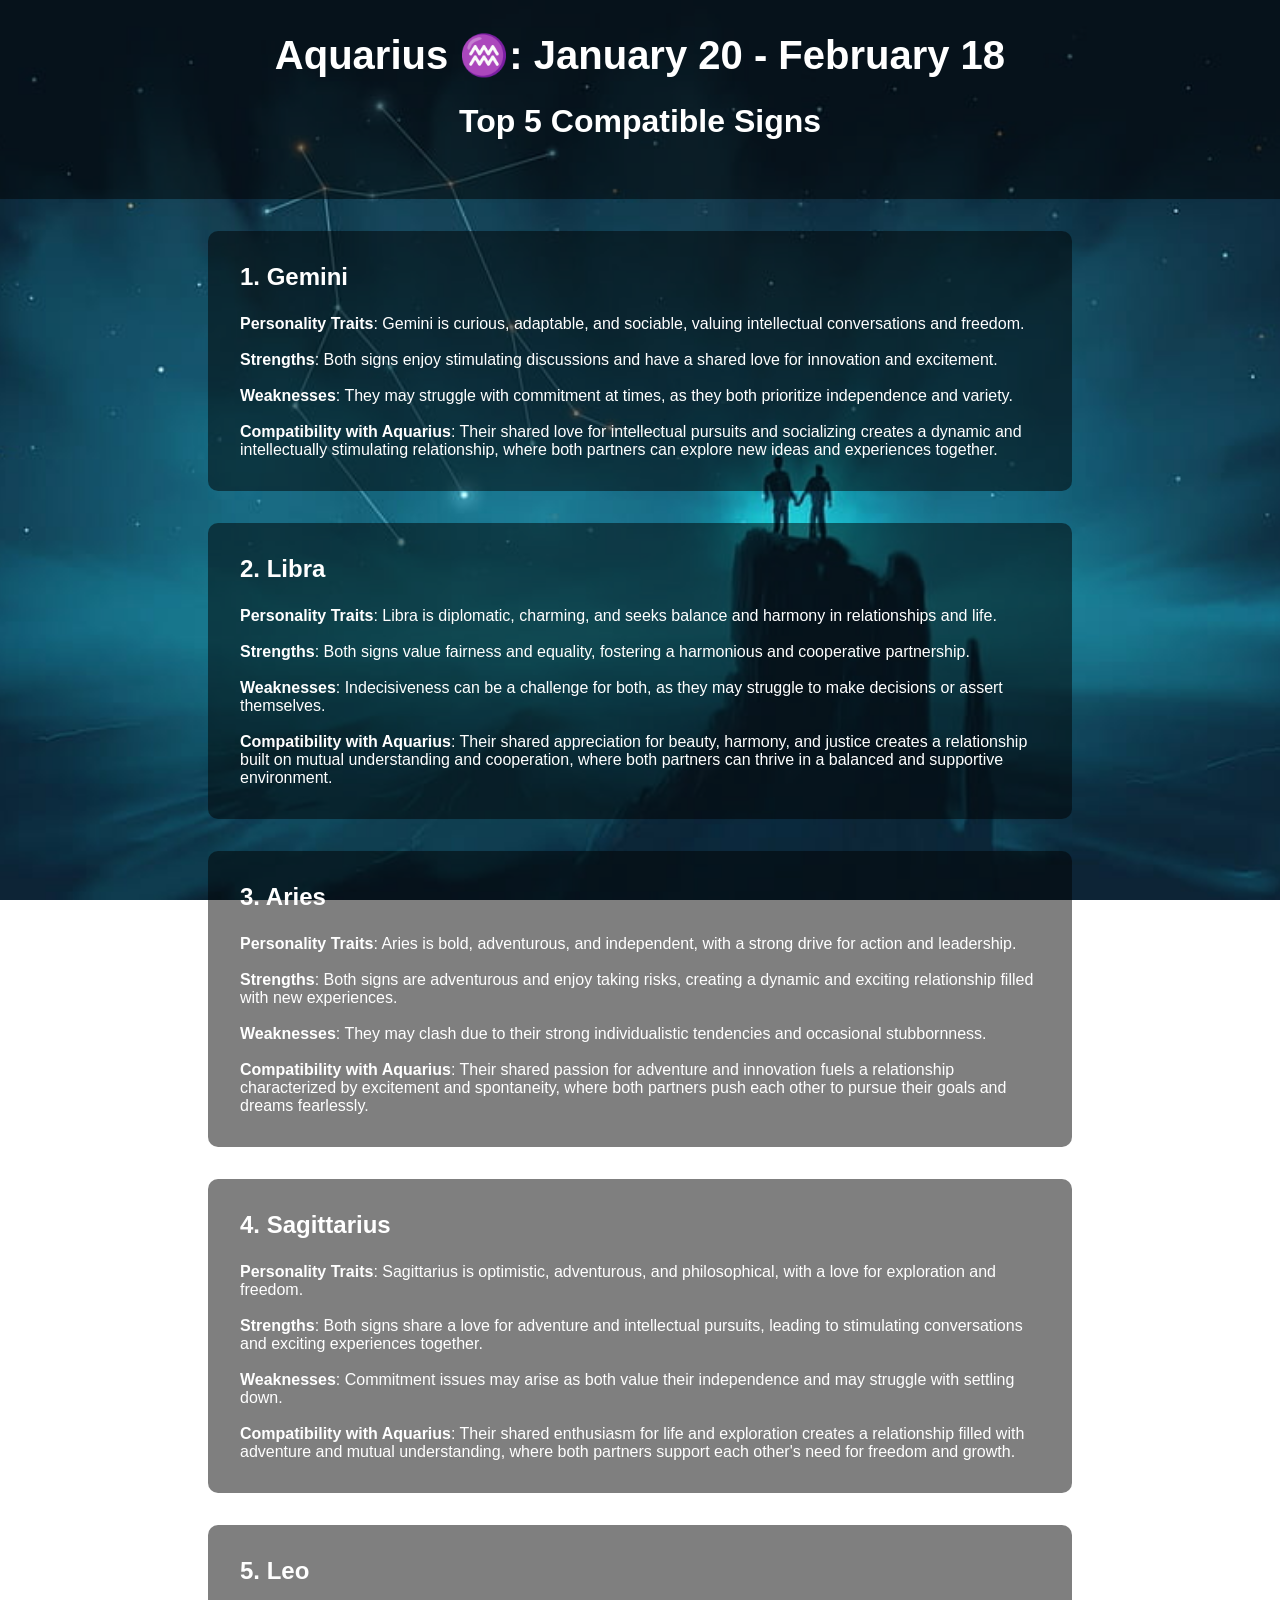
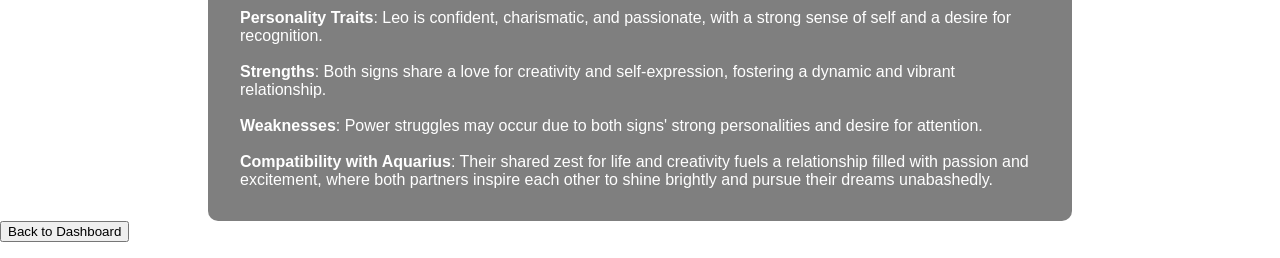
<file: aquarius.html>
<!DOCTYPE html>
  <html lang="en">

  <head>
      <meta charset="UTF-8">
      <meta http-equiv="X-UA-Compatible" content="IE=edge">
      <meta name="viewport" content="width=device-width, initial-scale=1.0">
      <title>Gemini Compatibility</title>
      <style>
          body {
              font-family: Arial, sans-serif;
              margin: 0;
              padding: 0;
              background-image: url(geminiimage.jpg);
              background-size: cover;
              background-repeat: no-repeat;
              background-position: center;
              background-attachment: fixed;
              color: white;
          }

          header {
              text-align: center;
              padding: 2rem;
              background-color: rgba(0, 0, 0, 0.5);
          }

          h1 {
              margin: 0;
              font-size: 2.5rem;
          }

          h2 {
              margin-top: 1.5rem;
              font-size: 2rem;
          }

          section {
              max-width: 800px;
              margin: 0 auto;
              padding: 2rem;
              background-color: rgba(0, 0, 0, 0.5);
              border-radius: 10px;
              margin-top: 2rem;
          }

          h3 {
              margin-top: 0;
              font-size: 1.5rem;
          }

          b {
              font-weight: bold;
          }

          p {
              margin-bottom: 0;
          }
      </style>
  </head>
<header>
  <h1>Aquarius ♒️: January 20 - February 18</h1>
  <h2>Top 5 Compatible Signs</h2>
  </header>
  <section>
    <h3>1. Gemini</h3>
  <b>Personality Traits</b>: Gemini is curious, adaptable, and sociable, valuing intellectual conversations and freedom.<br><br>
  <b>Strengths</b>: Both signs enjoy stimulating discussions and have a shared love for innovation and excitement.<br><br>
  <b>Weaknesses</b>: They may struggle with commitment at times, as they both prioritize independence and variety.<br><br>
  <b>Compatibility with Aquarius</b>: Their shared love for intellectual pursuits and socializing creates a dynamic and intellectually stimulating relationship, where both partners can explore new ideas and experiences together.
    </section>
    <section>
  <h3>2. Libra</h3>
  <b>Personality Traits</b>: Libra is diplomatic, charming, and seeks balance and harmony in relationships and life.<br><br>
  <b>Strengths</b>: Both signs value fairness and equality, fostering a harmonious and cooperative partnership.<br><br>
  <b>Weaknesses</b>: Indecisiveness can be a challenge for both, as they may struggle to make decisions or assert themselves.<br><br>
   <b>Compatibility with Aquarius</b>: Their shared appreciation for beauty, harmony, and justice creates a relationship built on mutual understanding and cooperation, where both partners can thrive in a balanced and supportive environment.
      </section>
    <section>
  <h3>3. Aries</h3>
  <b>Personality Traits</b>: Aries is bold, adventurous, and independent, with a strong drive for action and leadership.<br><br>
  <b>Strengths</b>: Both signs are adventurous and enjoy taking risks, creating a dynamic and exciting relationship filled with new experiences.<br><br>
  <b>Weaknesses</b>: They may clash due to their strong individualistic tendencies and occasional stubbornness.<br><br>
   <b>Compatibility with Aquarius</b>: Their shared passion for adventure and innovation fuels a relationship characterized by excitement and spontaneity, where both partners push each other to pursue their goals and dreams fearlessly.
      </section>
    <section>
  <h3>4. Sagittarius</h3>
  <b>Personality Traits</b>: Sagittarius is optimistic, adventurous, and philosophical, with a love for exploration and freedom.<br><br>
  <b>Strengths</b>: Both signs share a love for adventure and intellectual pursuits, leading to stimulating conversations and exciting experiences together.<br><br>
  <b>Weaknesses</b>: Commitment issues may arise as both value their independence and may struggle with settling down.<br><br>
   <b>Compatibility with Aquarius</b>: Their shared enthusiasm for life and exploration creates a relationship filled with adventure and mutual understanding, where both partners support each other's need for freedom and growth.
      </section>
    <section>
  <h3>5. Leo</h3>
  <b>Personality Traits</b>: Leo is confident, charismatic, and passionate, with a strong sense of self and a desire for recognition.<br><br>
  <b>Strengths</b>: Both signs share a love for creativity and self-expression, fostering a dynamic and vibrant relationship.<br><br>
  <b>Weaknesses</b>: Power struggles may occur due to both signs' strong personalities and desire for attention.<br><br>
   <b>Compatibility with Aquarius</b>: Their shared zest for life and creativity fuels a relationship filled with passion and excitement, where both partners inspire each other to shine brightly and pursue their dreams unabashedly.
      </section>
    <a href="Dashboard.html">
    <button>Back to Dashboard</button>
    </a>
</p>
</file>
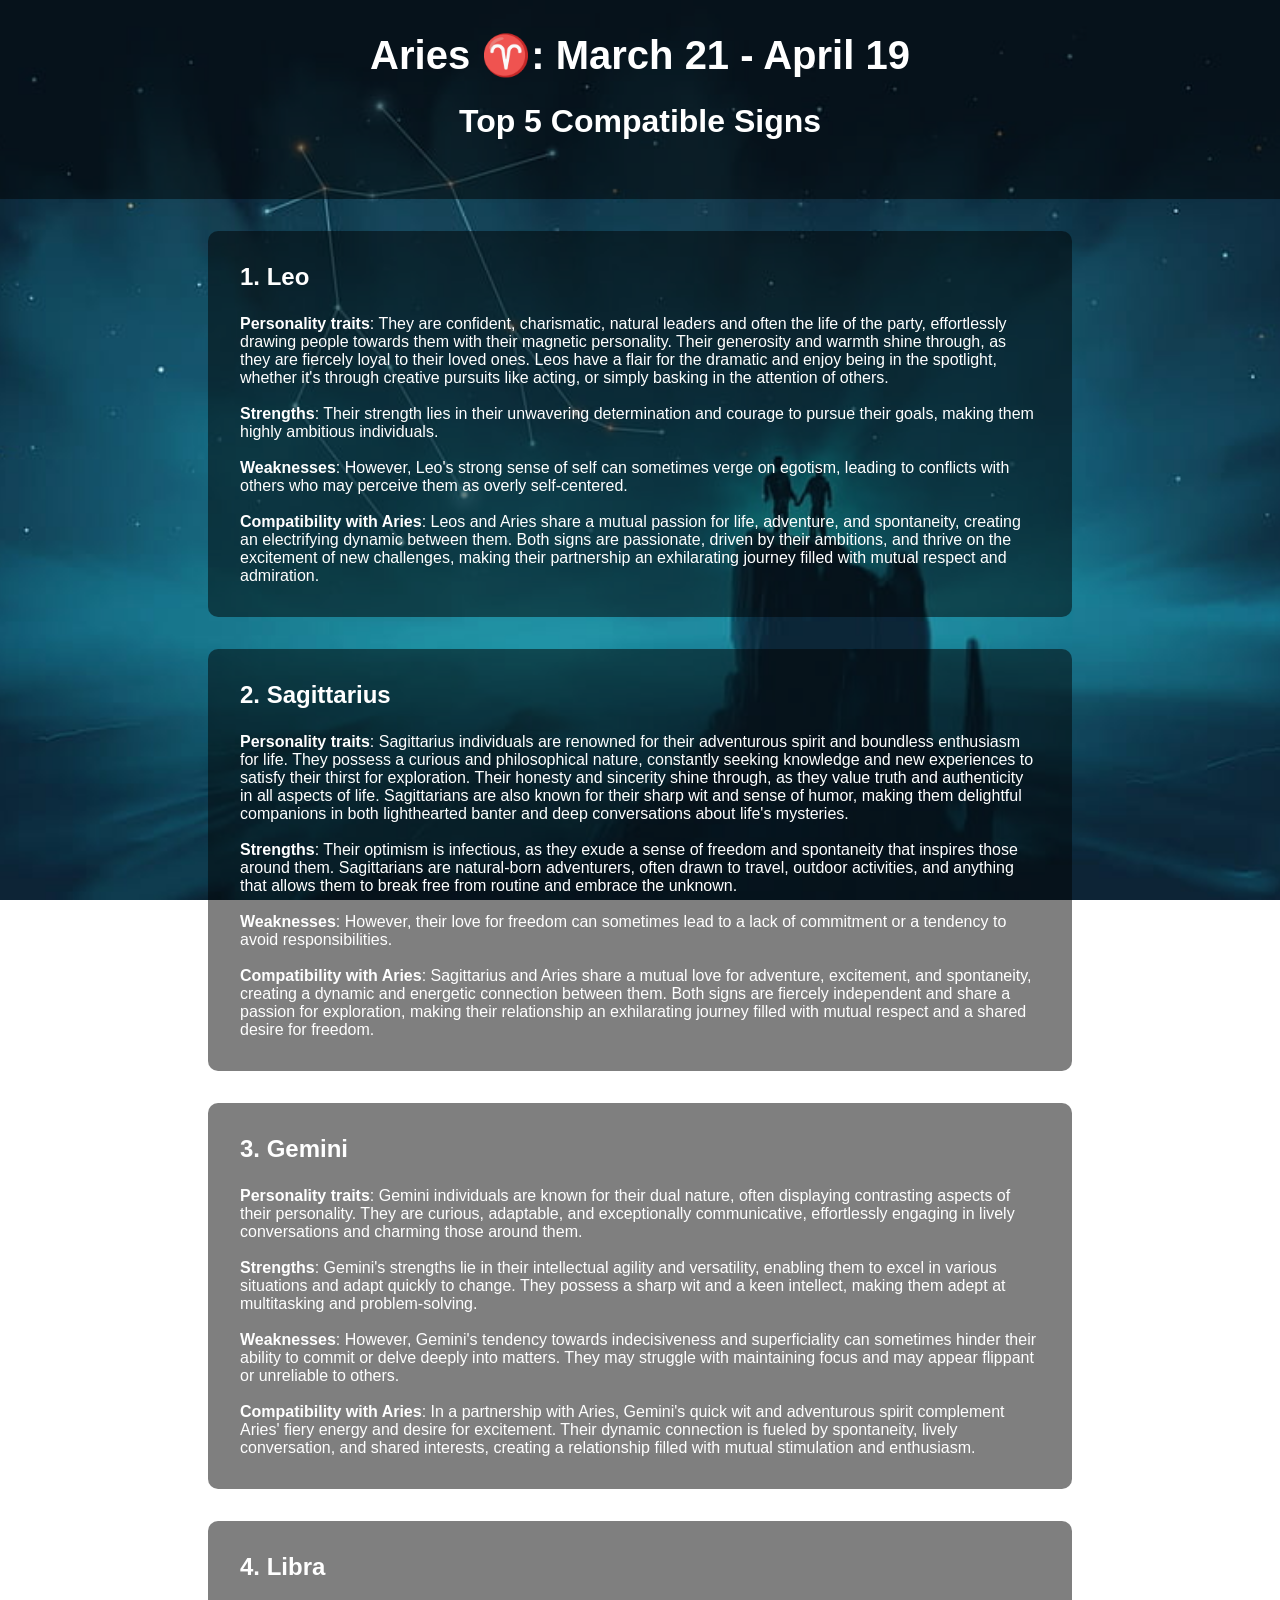
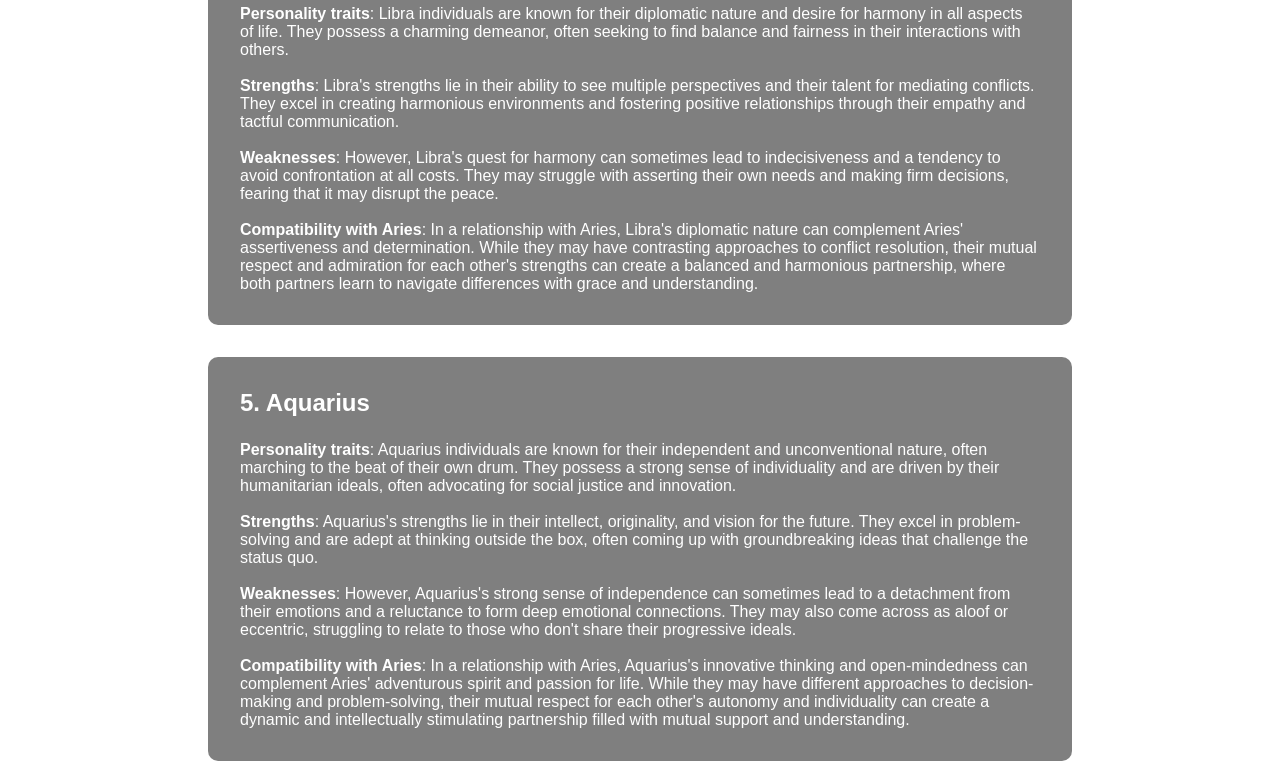
<file: aries.html>
<!DOCTYPE html>
  <html lang="en">

  <head>
      <meta charset="UTF-8">
      <meta http-equiv="X-UA-Compatible" content="IE=edge">
      <meta name="viewport" content="width=device-width, initial-scale=1.0">
      <title>Gemini Compatibility</title>
      <style>
          body {
              font-family: Arial, sans-serif;
              margin: 0;
              padding: 0;
              background-image: url(geminiimage.jpg);
              background-size: cover;
              background-repeat: no-repeat;
              background-position: center;
              background-attachment: fixed;
              color: white;
          }

          header {
              text-align: center;
              padding: 2rem;
              background-color: rgba(0, 0, 0, 0.5);
          }

          h1 {
              margin: 0;
              font-size: 2.5rem;
          }

          h2 {
              margin-top: 1.5rem;
              font-size: 2rem;
          }

          section {
              max-width: 800px;
              margin: 0 auto;
              padding: 2rem;
              background-color: rgba(0, 0, 0, 0.5);
              border-radius: 10px;
              margin-top: 2rem;
          }

          h3 {
              margin-top: 0;
              font-size: 1.5rem;
          }

          b {
              font-weight: bold;
          }

          p {
              margin-bottom: 0;
          }
      </style>
  </head>
<header>
  <h1>Aries ♈️: March 21 - April 19</h1>
  <h2>Top 5 Compatible Signs</h2>
  </header>
  <p>
  <section>
    <h3>1. Leo</h3> 
    <b>Personality traits</b>: They are confident, charismatic, natural leaders and often the life of the party, effortlessly drawing people towards them with their magnetic personality. Their generosity and warmth shine through, as they are fiercely loyal to their loved ones. Leos have a flair for the dramatic and enjoy being in the spotlight, whether it's through creative pursuits like acting, or simply basking in the attention of others.<br><br>
    <b>Strengths</b>: Their strength lies in their unwavering determination and courage to pursue their goals, making them highly ambitious individuals. <br><br>
    <b>Weaknesses</b>: However, Leo's strong sense of self can sometimes verge on egotism, leading to conflicts with others who may perceive them as overly self-centered.<br><br>
    <b>Compatibility with Aries</b>: Leos and Aries share a mutual passion for life, adventure, and spontaneity, creating an electrifying dynamic between them. Both signs are passionate, driven by their ambitions, and thrive on the excitement of new challenges, making their partnership an exhilarating journey filled with mutual respect and admiration.
    </section>
    <section>
    <h3>2. Sagittarius</h3>
    <b>Personality traits</b>: Sagittarius individuals are renowned for their adventurous spirit and boundless enthusiasm for life. They possess a curious and philosophical nature, constantly seeking knowledge and new experiences to satisfy their thirst for exploration. Their honesty and sincerity shine through, as they value truth and authenticity in all aspects of life. Sagittarians are also known for their sharp wit and sense of humor, making them delightful companions in both lighthearted banter and deep conversations about life's mysteries.<br><br>
    <b>Strengths</b>: Their optimism is infectious, as they exude a sense of freedom and spontaneity that inspires those around them. Sagittarians are natural-born adventurers, often drawn to travel, outdoor activities, and anything that allows them to break free from routine and embrace the unknown. <br><br>
    <b>Weaknesses</b>:  However, their love for freedom can sometimes lead to a lack of commitment or a tendency to avoid responsibilities. <br><br>
    <b>Compatibility with Aries</b>: Sagittarius and Aries share a mutual love for adventure, excitement, and spontaneity, creating a dynamic and energetic connection between them. Both signs are fiercely independent and share a passion for exploration, making their relationship an exhilarating journey filled with mutual respect and a shared desire for freedom.
      </section>
    <section>
    <h3>3. Gemini</h3> 
    <b>Personality traits</b>: Gemini individuals are known for their dual nature, often displaying contrasting aspects of their personality. They are curious, adaptable, and exceptionally communicative, effortlessly engaging in lively conversations and charming those around them.<br><br>
    <b>Strengths</b>: Gemini's strengths lie in their intellectual agility and versatility, enabling them to excel in various situations and adapt quickly to change. They possess a sharp wit and a keen intellect, making them adept at multitasking and problem-solving.<br><br>
    <b>Weaknesses</b>: However, Gemini's tendency towards indecisiveness and superficiality can sometimes hinder their ability to commit or delve deeply into matters. They may struggle with maintaining focus and may appear flippant or unreliable to others.<br><br>
    <b>Compatibility with Aries</b>: In a partnership with Aries, Gemini's quick wit and adventurous spirit complement Aries' fiery energy and desire for excitement. Their dynamic connection is fueled by spontaneity, lively conversation, and shared interests, creating a relationship filled with mutual stimulation and enthusiasm.
      </section>
    <section>
    <h3>4. Libra</h3> 
    <b>Personality traits</b>: Libra individuals are known for their diplomatic nature and desire for harmony in all aspects of life. They possess a charming demeanor, often seeking to find balance and fairness in their interactions with others.<br><br>
    <b>Strengths</b>: Libra's strengths lie in their ability to see multiple perspectives and their talent for mediating conflicts. They excel in creating harmonious environments and fostering positive relationships through their empathy and tactful communication.<br><br>
    <b>Weaknesses</b>: However, Libra's quest for harmony can sometimes lead to indecisiveness and a tendency to avoid confrontation at all costs. They may struggle with asserting their own needs and making firm decisions, fearing that it may disrupt the peace.<br><br>
    <b>Compatibility with Aries</b>: In a relationship with Aries, Libra's diplomatic nature can complement Aries' assertiveness and determination. While they may have contrasting approaches to conflict resolution, their mutual respect and admiration for each other's strengths can create a balanced and harmonious partnership, where both partners learn to navigate differences with grace and understanding.
      </section>
    <section>
    <h3>5. Aquarius</h3> 
    <b>Personality traits</b>: Aquarius individuals are known for their independent and unconventional nature, often marching to the beat of their own drum. They possess a strong sense of individuality and are driven by their humanitarian ideals, often advocating for social justice and innovation.<br><br>
    <b>Strengths</b>: Aquarius's strengths lie in their intellect, originality, and vision for the future. They excel in problem-solving and are adept at thinking outside the box, often coming up with groundbreaking ideas that challenge the status quo.<br><br>
    <b>Weaknesses</b>: However, Aquarius's strong sense of independence can sometimes lead to a detachment from their emotions and a reluctance to form deep emotional connections. They may also come across as aloof or eccentric, struggling to relate to those who don't share their progressive ideals.<br><br>
    <b>Compatibility with Aries</b>: In a relationship with Aries, Aquarius's innovative thinking and open-mindedness can complement Aries' adventurous spirit and passion for life. While they may have different approaches to decision-making and problem-solving, their mutual respect for each other's autonomy and individuality can create a dynamic and intellectually stimulating partnership filled with mutual support and understanding.
      </section>
</p>
</body>

</html>
</file>
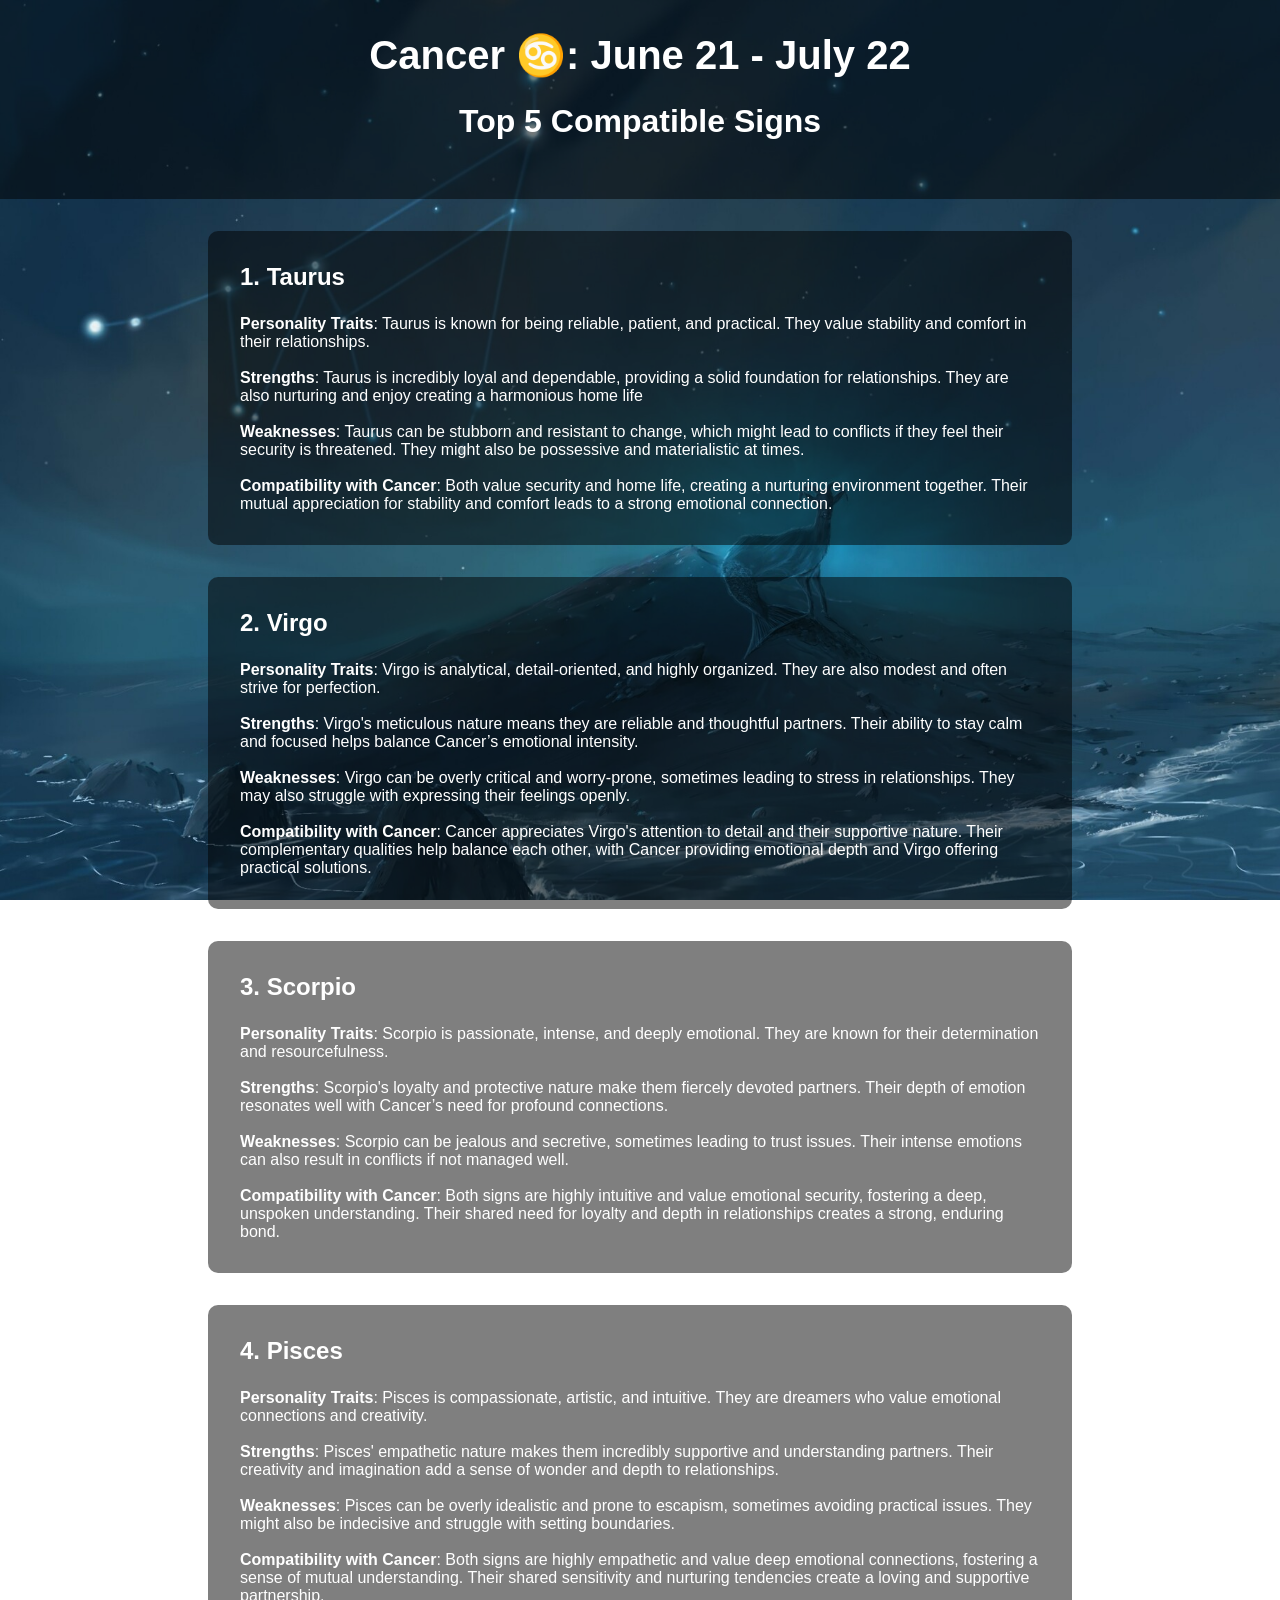
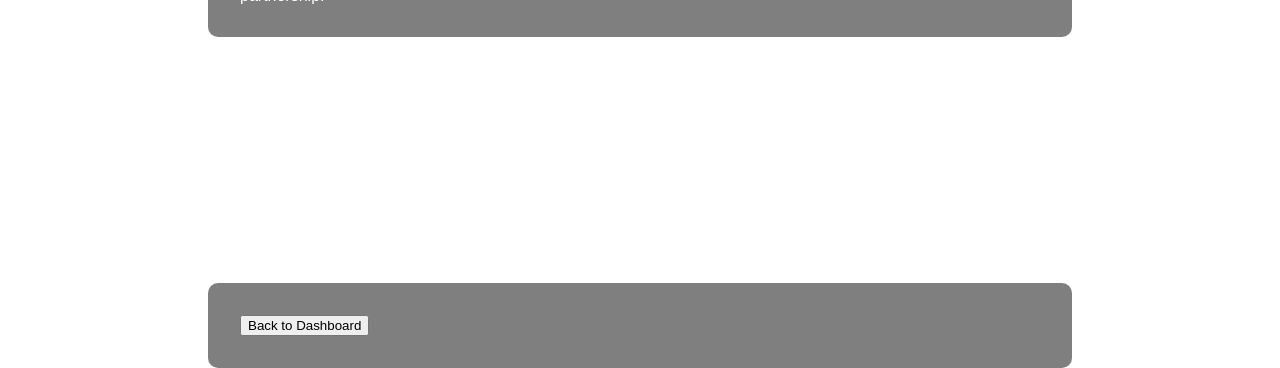
<file: cancer.html>
<!DOCTYPE html>
  <html lang="en">

  <head>
      <meta charset="UTF-8">
      <meta http-equiv="X-UA-Compatible" content="IE=edge">
      <meta name="viewport" content="width=device-width, initial-scale=1.0">
      <title>Capricorn Compatibility</title>
      <style>
          body {
              font-family: Arial, sans-serif;
              margin: 0;
              padding: 0;
              background-image: url(capricorn.jpg);
              background-size: cover;
              background-repeat: no-repeat;
              background-position: center;
              background-attachment: fixed;
              color: white;
          }

          header {
              text-align: center;
              padding: 2rem;
              background-color: rgba(0, 0, 0, 0.5);
          }

          h1 {
              margin: 0;
              font-size: 2.5rem;
          }

          h2 {
              margin-top: 1.5rem;
              font-size: 2rem;
          }

          section {
              max-width: 800px;
              margin: 0 auto;
              padding: 2rem;
              background-color: rgba(0, 0, 0, 0.5);
              border-radius: 10px;
              margin-top: 2rem;
          }

          h3 {
              margin-top: 0;
              font-size: 1.5rem;
          }

          b {
              font-weight: bold;
          }

          p {
              margin-bottom: 0;
          }
      </style>
  </head>

<body>
  <header>
    <h1>Cancer ♋️: June 21 - July 22</h1>
    <h2>Top 5 Compatible Signs</h2>
  </header>
  <section>
    <h3>1. Taurus</h3>
    <b>Personality Traits</b>: Taurus is known for being reliable, patient, and practical. They value stability and comfort in their relationships.<br><br>
    <b>Strengths</b>: Taurus is incredibly loyal and dependable, providing a solid foundation for relationships. They are also nurturing and enjoy creating a harmonious home life<br><br>
    <b>Weaknesses</b>: Taurus can be stubborn and resistant to change, which might lead to conflicts if they feel their security is threatened. They might also be possessive and materialistic at times.<br><br>
    <b>Compatibility with Cancer</b>: Both value security and home life, creating a nurturing environment together. Their mutual appreciation for stability and comfort leads to a strong emotional connection.
  </section>

  <section>
    <h3>2. Virgo</h3>
    <b>Personality Traits</b>: Virgo is analytical, detail-oriented, and highly organized. They are also modest and often strive for perfection.<br><br>
    <b>Strengths</b>: Virgo's meticulous nature means they are reliable and thoughtful partners. Their ability to stay calm and focused helps balance Cancer’s emotional intensity.<br><br>
    <b>Weaknesses</b>: Virgo can be overly critical and worry-prone, sometimes leading to stress in relationships. They may also struggle with expressing their feelings openly.<br><br>
    <b>Compatibility with Cancer</b>: Cancer appreciates Virgo's attention to detail and their supportive nature. Their complementary qualities help balance each other, with Cancer providing emotional depth and Virgo offering practical solutions.
  </section>

  <section>
    <h3>3. Scorpio</h3>
    <b>Personality Traits</b>: Scorpio is passionate, intense, and deeply emotional. They are known for their determination and resourcefulness.<br><br>
    <b>Strengths</b>: Scorpio's loyalty and protective nature make them fiercely devoted partners. Their depth of emotion resonates well with Cancer’s need for profound connections.<br><br>
    <b>Weaknesses</b>: Scorpio can be jealous and secretive, sometimes leading to trust issues. Their intense emotions can also result in conflicts if not managed well.<br><br>
    <b>Compatibility with Cancer</b>: Both signs are highly intuitive and value emotional security, fostering a deep, unspoken understanding. Their shared need for loyalty and depth in relationships creates a strong, enduring bond.
  </section>

  <section>
  <h3>4. Pisces</h3>
  <b>Personality Traits</b>: Pisces is compassionate, artistic, and intuitive. They are dreamers who value emotional connections and creativity.<br><br>
  <b>Strengths</b>: Pisces' empathetic nature makes them incredibly supportive and understanding partners. Their creativity and imagination add a sense of wonder and depth to relationships.<br><br>
  <b>Weaknesses</b>: Pisces can be overly idealistic and prone to escapism, sometimes avoiding practical issues. They might also be indecisive and struggle with setting boundaries.<br><br>
  <b>Compatibility with Cancer</b>: Both signs are highly empathetic and value deep emotional connections, fostering a sense of mutual understanding. Their shared sensitivity and nurturing tendencies create a loving and supportive partnership.
  </section>
    <h3>5. Capricorn</h3>
    <b>Personality Traits</b>: Capricorn is disciplined, ambitious, and practical. They are known for their strong work ethic and sense of responsibility.<br><br>
    <b>Strengths</b>: Capricorn's determination and reliability make them dependable partners. Their practical approach to life complements Cancer’s emotional depth and need for security.<br><br>
    <b>Weaknesses</b>: Capricorn can be overly serious and focused on work, sometimes neglecting emotional needs. They might also be resistant to change and struggle with expressing their feelings.<br><br>
    <b>Compatibility with Cancer</b>: Cancer provides emotional warmth and nurturing, balancing Capricorn’s practical and disciplined nature. Together, they create a stable and secure relationship, combining emotional support with practical stability.
  <section>
    <a href="Dashboard.html">
    <button>Back to Dashboard</button>
    </a>
</body>
</file>
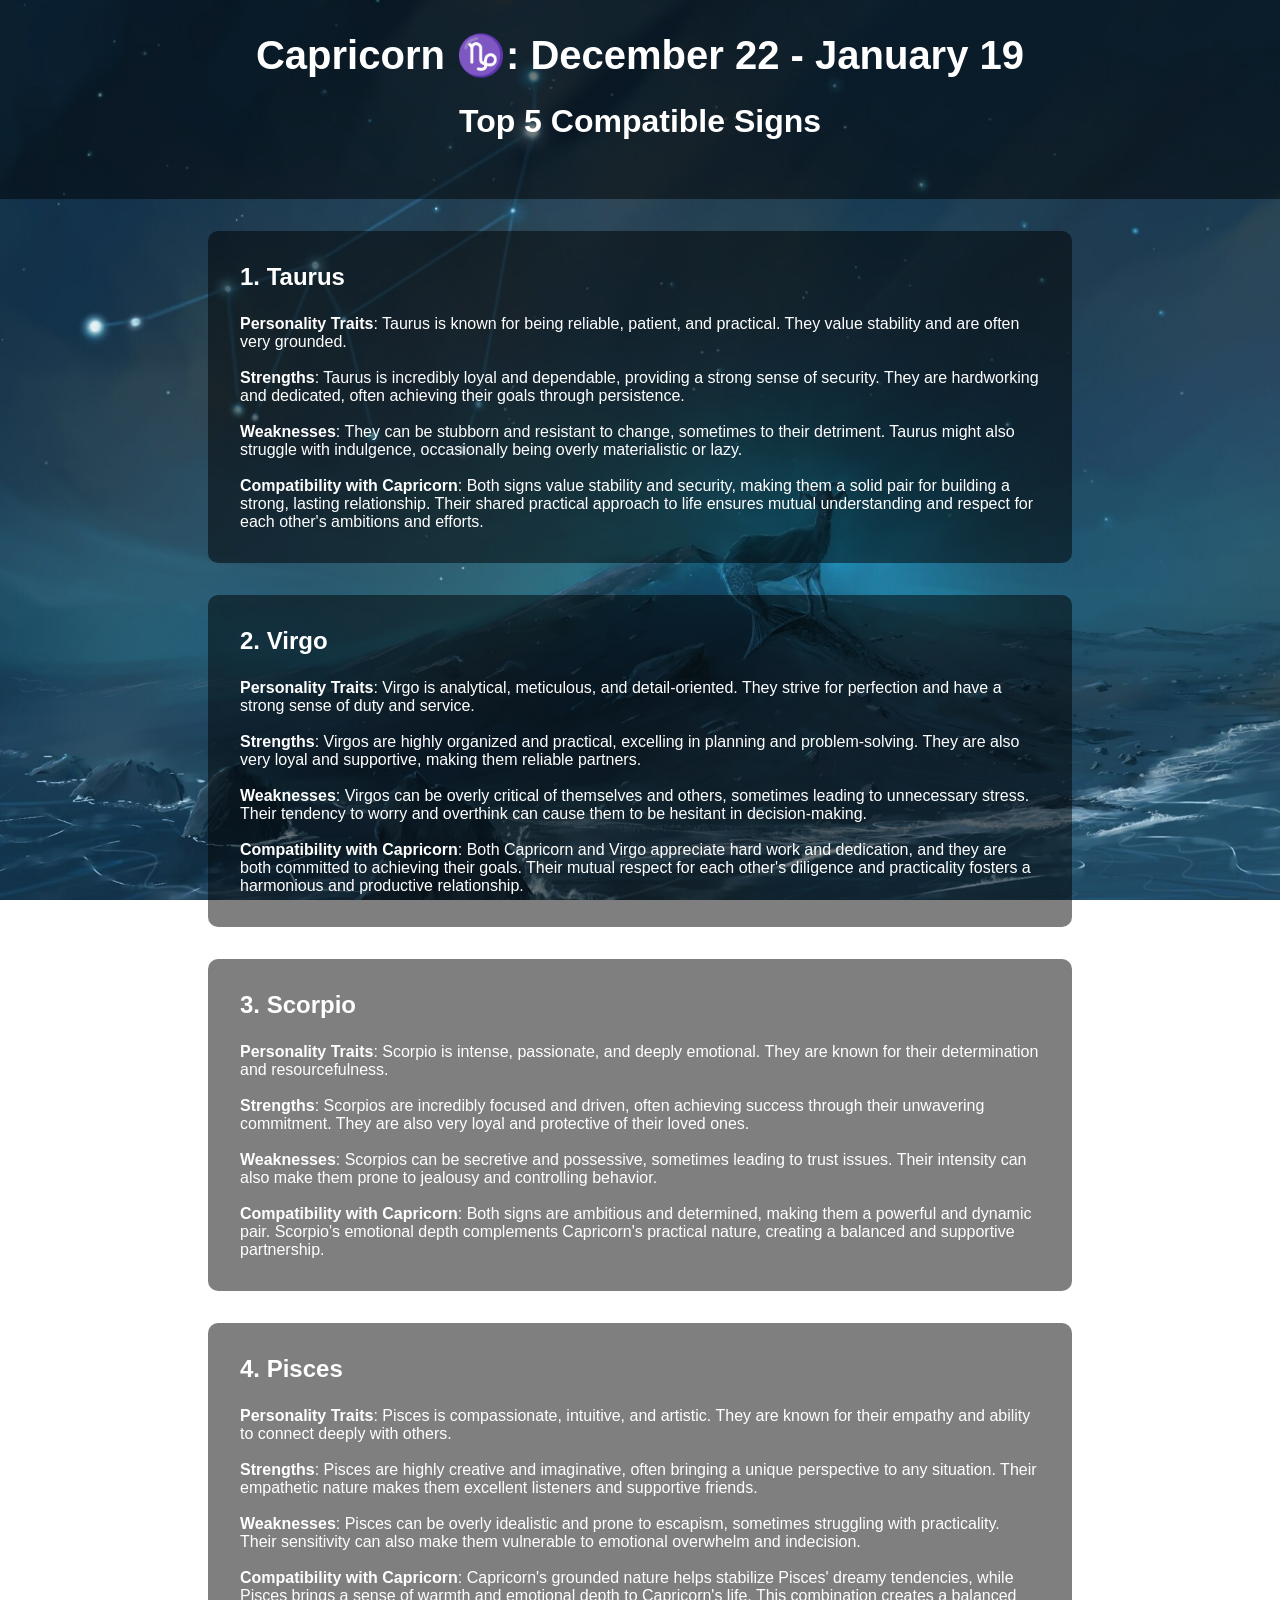
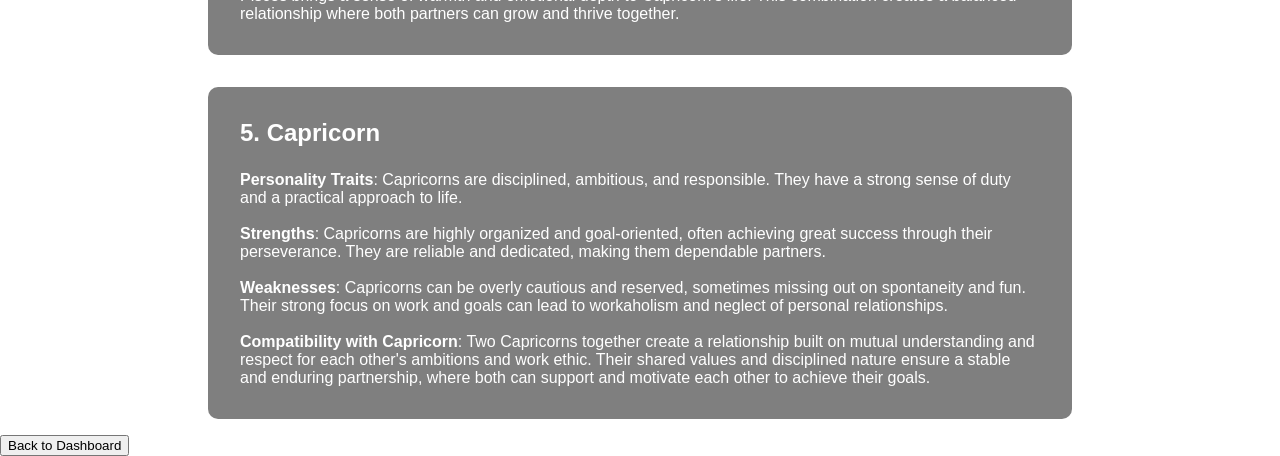
<file: capricorn.html>
<!DOCTYPE html>
<html lang="en">

<head>
    <meta charset="UTF-8">
    <meta http-equiv="X-UA-Compatible" content="IE=edge">
    <meta name="viewport" content="width=device-width, initial-scale=1.0">
    <title>Capricorn Compatibility</title>
    <style>
        body {
            font-family: Arial, sans-serif;
            margin: 0;
            padding: 0;
            background-image: url(capricorn.jpg);
            background-size: cover;
            background-repeat: no-repeat;
            background-position: center;
            background-attachment: fixed;
            color: white;
        }

        header {
            text-align: center;
            padding: 2rem;
            background-color: rgba(0, 0, 0, 0.5);
        }

        h1 {
            margin: 0;
            font-size: 2.5rem;
        }

        h2 {
            margin-top: 1.5rem;
            font-size: 2rem;
        }

        section {
            max-width: 800px;
            margin: 0 auto;
            padding: 2rem;
            background-color: rgba(0, 0, 0, 0.5);
            border-radius: 10px;
            margin-top: 2rem;
        }

        h3 {
            margin-top: 0;
            font-size: 1.5rem;
        }

        b {
            font-weight: bold;
        }

        p {
            margin-bottom: 0;
        }
    </style>
</head>

<body>
  <header>
    <h1>Capricorn ♑️: December 22 - January 19</h1>
    <h2>Top 5 Compatible Signs</h2>
  </header>
  <section>
    <h3>1. Taurus</h3>
    <b>Personality Traits</b>: Taurus is known for being reliable, patient, and practical. They value stability and are often very grounded.<br><br>
    <b>Strengths</b>: Taurus is incredibly loyal and dependable, providing a strong sense of security. They are hardworking and dedicated, often achieving their goals through persistence.<br><br>
    <b>Weaknesses</b>: They can be stubborn and resistant to change, sometimes to their detriment. Taurus might also struggle with indulgence, occasionally being overly materialistic or lazy.<br><br>
    <b>Compatibility with Capricorn</b>: Both signs value stability and security, making them a solid pair for building a strong, lasting relationship. Their shared practical approach to life ensures mutual understanding and respect for each other's ambitions and efforts.
  </section>

  <section>
    <h3>2. Virgo</h3>
    <b>Personality Traits</b>: Virgo is analytical, meticulous, and detail-oriented. They strive for perfection and have a strong sense of duty and service.<br><br>
    <b>Strengths</b>: Virgos are highly organized and practical, excelling in planning and problem-solving. They are also very loyal and supportive, making them reliable partners.<br><br>
    <b>Weaknesses</b>: Virgos can be overly critical of themselves and others, sometimes leading to unnecessary stress. Their tendency to worry and overthink can cause them to be hesitant in decision-making.<br><br>
    <b>Compatibility with Capricorn</b>: Both Capricorn and Virgo appreciate hard work and dedication, and they are both committed to achieving their goals. Their mutual respect for each other's diligence and practicality fosters a harmonious and productive relationship.
  </section>

 
  <section>
    <h3>3. Scorpio</h3>
    <b>Personality Traits</b>: Scorpio is intense, passionate, and deeply emotional. They are known for their determination and resourcefulness.<br><br>
    <b>Strengths</b>: Scorpios are incredibly focused and driven, often achieving success through their unwavering commitment. They are also very loyal and protective of their loved ones.<br><br>
    <b>Weaknesses</b>: Scorpios can be secretive and possessive, sometimes leading to trust issues. Their intensity can also make them prone to jealousy and controlling behavior.<br><br>
    <b>Compatibility with Capricorn</b>: Both signs are ambitious and determined, making them a powerful and dynamic pair. Scorpio's emotional depth complements Capricorn's practical nature, creating a balanced and supportive partnership.
  </section>

  <section>
    <h3>4. Pisces</h3>
    <b>Personality Traits</b>: Pisces is compassionate, intuitive, and artistic. They are known for their empathy and ability to connect deeply with others.<br><br>
    <b>Strengths</b>: Pisces are highly creative and imaginative, often bringing a unique perspective to any situation. Their empathetic nature makes them excellent listeners and supportive friends.<br><br>
    <b>Weaknesses</b>: Pisces can be overly idealistic and prone to escapism, sometimes struggling with practicality. Their sensitivity can also make them vulnerable to emotional overwhelm and indecision.<br><br>
    <b>Compatibility with Capricorn</b>: Capricorn's grounded nature helps stabilize Pisces' dreamy tendencies, while Pisces brings a sense of warmth and emotional depth to Capricorn's life. This combination creates a balanced relationship where both partners can grow and thrive together.
  </section>

  <section>
    <h3>5. Capricorn</h3>
    <b>Personality Traits</b>: Capricorns are disciplined, ambitious, and responsible. They have a strong sense of duty and a practical approach to life.<br><br>
    <b>Strengths</b>: Capricorns are highly organized and goal-oriented, often achieving great success through their perseverance. They are reliable and dedicated, making them dependable partners.<br><br>
    <b>Weaknesses</b>: Capricorns can be overly cautious and reserved, sometimes missing out on spontaneity and fun. Their strong focus on work and goals can lead to workaholism and neglect of personal relationships.<br><br>
    <b>Compatibility with Capricorn</b>: Two Capricorns together create a relationship built on mutual understanding and respect for each other's ambitions and work ethic. Their shared values and disciplined nature ensure a stable and enduring partnership, where both can support and motivate each other to achieve their goals.
  </section>
  </p>
    <a href="Dashboard.html">
    <button>Back to Dashboard</button>
    </a>
</body>
</file>
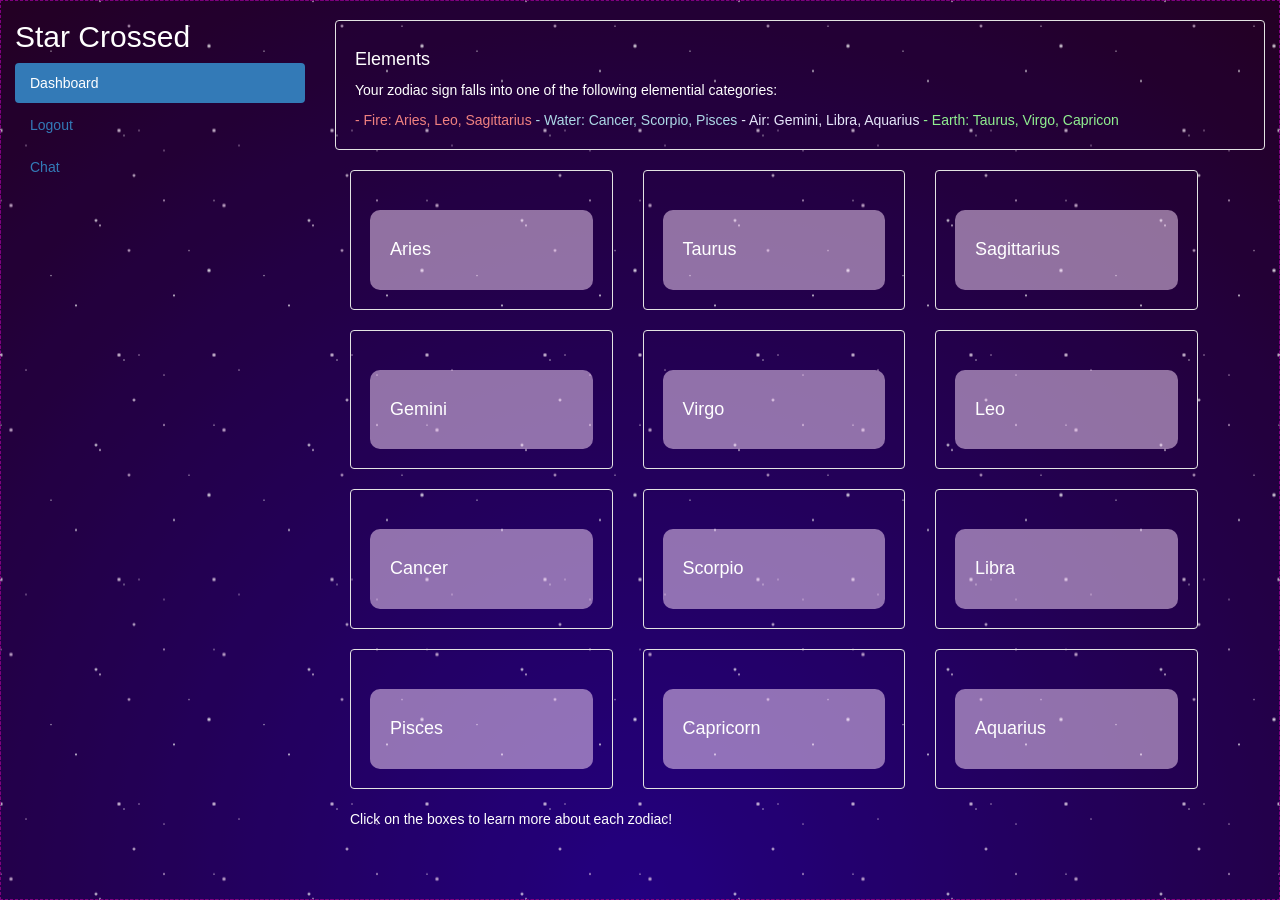
<file: Dashboard.html>
<!DOCTYPE html>
<html>

<head>
  <meta charset="utf-8">
  <meta name="viewport" content="width=device-width">
  <title>Star Crossed</title>
  <link rel="stylesheet" href="https://fonts.googleapis.com/css?family=Galada">
  <link href="dashboard.css" rel="stylesheet" type="text/css" />
  <title>Bootstrap Example</title>
  <meta charset="utf-8">
  <meta name="viewport" content="width=device-width, initial-scale=1">
  <link rel="stylesheet" href="https://maxcdn.bootstrapcdn.com/bootstrap/3.4.1/css/bootstrap.min.css">
  <script src="https://ajax.googleapis.com/ajax/libs/jquery/3.7.1/jquery.min.js"></script>
  <script src="https://maxcdn.bootstrapcdn.com/bootstrap/3.4.1/js/bootstrap.min.js"></script>
</head>

<body>
  <div class="space stars1"></div>
  <div class="space stars2"></div>
  <div class="space stars3"></div>
  <nav class="navbar navbar-inverse visible-xs">
    <div class="container-fluid">
      <div class="navbar-header">
        <button type="button" class="navbar-toggle" data-toggle="collapse" data-target="#myNavbar">
          <span class="icon-bar"></span>
          <span class="icon-bar"></span>
          <span class="icon-bar"></span>
        </button>
        <a class="navbar-brand">StarCrossed</a>
      </div>
      <div class="collapse navbar-collapse" id="myNavbar">
        <ul class="nav navbar-nav">
          <li class="active"><a href="Dashboard.html">Dashboard</a></li>
          <li><a href="chat.html">Contacts</a></li>
        </ul>
      </div>
    </div>
  </nav>

  <div class="container-fluid">
    <div class="row content">
      <div class="col-sm-3 sidenav hidden-xs">
        <ul class="nav nav-pills nav-stacked">
          <h2 style="color:white;"> Star Crossed </h2>
          <li class="active"><a href="#section1">Dashboard</a></li>
          <li><a href="index.html">Logout</a></li>
          <li><a href="chat.html">Chat</a></li>
        </ul><br>
      </div>
      <br>

      <div class="col-sm-9">
        <div class="well" , style="background-color:transparent; color:white;">
          <h4>Elements</h4>
          <p>Your zodiac sign falls into one of the following elemential categories: </p>
          <p style="margin: 0; color: lightcoral; display: inline;">- Fire: Aries, Leo, Sagittarius</p>
          <p style="margin: 0; color: lightblue; display: inline;" align="right">- Water: Cancer, Scorpio, Pisces</p>
          <p style="margin: 0; color: lavender; display: inline;">- Air: Gemini, Libra, Aquarius</p>
          <p style="margin: 0; color: lightgreen; display: inline;">- Earth: Taurus, Virgo, Capricon</p>
        </div>
        <div class="row">
          <div class="col-sm-3">
            
<head>
  <meta charset="UTF-8">
  <meta name="viewport" content="width=device-width, initial-scale=1.0">
  <style>
      body {
          background-color: ;
          color: white;
      }
      .well {
          background-color: transparent;
          color: white;
      }

      section {
          max-width: 800px;
          margin: 0 auto;
          padding: 2rem;
          background-color: rgba(255, 225, 255, 0.5);
          border-radius: 10px;
          margin-top: 2rem;
      }
      
  </style>
</head>
<body>
    <div class="container">
        <div class="row">
          <div class="col-sm-3">
              <div class="well">
                  <section>
                  <h4><a href="aries.html" style="color:white;">Aries</a></h4>
                    </section>
              </div>
          </div>
          <div class="col-sm-3">
              <div class="well">
                  <section>
                  <h4><a href="taurus.html" style="color:white;">Taurus</a></h4>
                  </section>
              </div>
          </div>
          <div class="col-sm-3">
              <div class="well">
                  <section>
                  <h4><a href="sagittarius.html" style="color:white;">Sagittarius</a></h4>
                  </section>
              </div>
          </div>
      </div>

      <div class="row">
          <div class="col-sm-3">
              <div class="well">
                  <section>
                  <h4><a href="gemini.html" style="color:white;">Gemini</a></h4>
                  </section>
              </div>
          </div>
          <div class="col-sm-3">
              <div class="well">
                  <section>
                  <h4><a href="virgo.html" style="color:white;">Virgo</a></h4>
                  </section>
              </div>
          </div>
          <div class="col-sm-3">
              <div class="well">
                  <section>
                  <h4><a href="leo.html" style="color:white;">Leo</a></h4>
                  </section>
              </div>
          </div>
      </div>

      <div class="row">
          <div class="col-sm-3">
              <div class="well">
                  <section>
                  <h4><a href="cancer.html" style="color:white;">Cancer</a>
                  </h4>
                  </section>
              </div>
          </div>
          <div class="col-sm-3">
              <div class="well">
                  <section>
                  <h4><a href="scorpio.html" style="color:white;">Scorpio</a></h4>
                  </section>
              </div>
          </div>
          <div class="col-sm-3">
              <div class="well">
                  <section>
                  <h4><a href="libra.html" style="color:white;">Libra</a></h4>
                  </section>
              </div>
          </div>
      </div>

      <div class="row">
          <div class="col-sm-3">
              <div class="well">
                  <section>
                  <h4><a href="pisces.html" style="color:white;">Pisces</a></h4>
                  </section>
              </div>
          </div>
          <div class="col-sm-3">
              <div class="well">
                  <section>
                  <h4><a href="capricorn.html" style="color:white;">Capricorn</a></h4>
                  </section>
              </div>
          </div>
          <div class="col-sm-3">
              <div class="well">
                  <section>
                  <h4><a href="aquarius.html" style="color:white;">Aquarius</a></h4>
                  </section>
              </div>
          </div>
      </div>
      <p>Click on the boxes to learn more about each zodiac!</p>
</body>
</html>
</file>
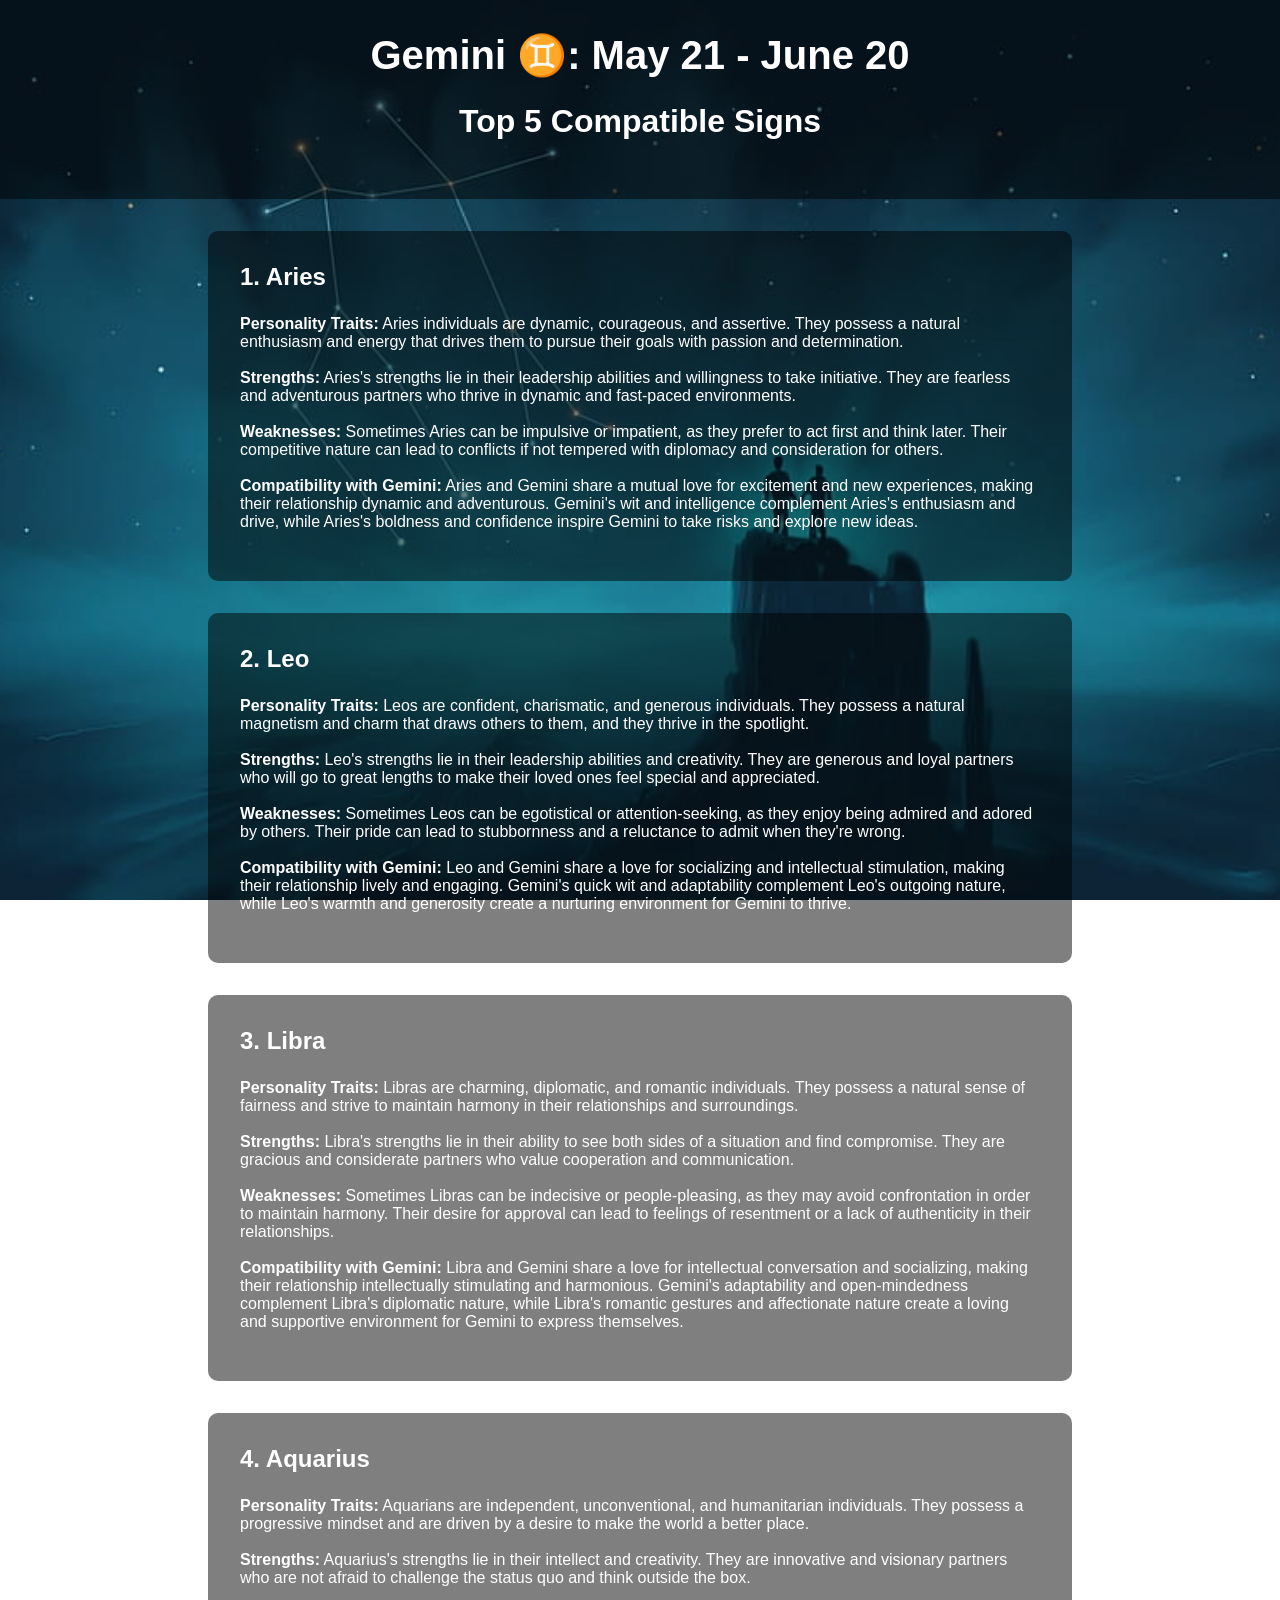
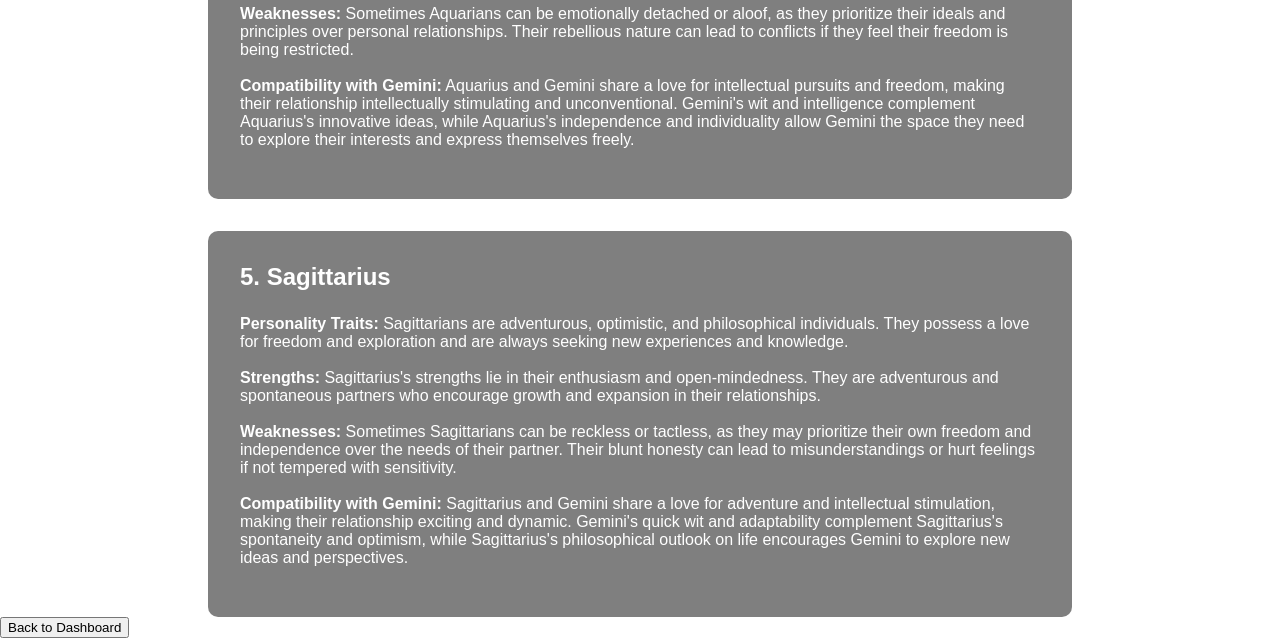
<file: gemini.html>
<!DOCTYPE html>
<html lang="en">

<head>
    <meta charset="UTF-8">
    <meta http-equiv="X-UA-Compatible" content="IE=edge">
    <meta name="viewport" content="width=device-width, initial-scale=1.0">
    <title>Gemini Compatibility</title>
    <style>
        body {
            font-family: Arial, sans-serif;
            margin: 0;
            padding: 0;
            background-image: url(geminiimage.jpg);
            background-size: cover;
            background-repeat: no-repeat;
            background-position: center;
            background-attachment: fixed;
            color: white;
        }

        header {
            text-align: center;
            padding: 2rem;
            background-color: rgba(0, 0, 0, 0.5);
        }

        h1 {
            margin: 0;
            font-size: 2.5rem;
        }

        h2 {
            margin-top: 1.5rem;
            font-size: 2rem;
        }

        section {
            max-width: 800px;
            margin: 0 auto;
            padding: 2rem;
            background-color: rgba(0, 0, 0, 0.5);
            border-radius: 10px;
            margin-top: 2rem;
        }

        h3 {
            margin-top: 0;
            font-size: 1.5rem;
        }

        b {
            font-weight: bold;
        }

        p {
            margin-bottom: 0;
        }
    </style>
</head>

<body>
    <header>
        <h1>Gemini ♊️: May 21 - June 20</h1>
        <h2>Top 5 Compatible Signs</h2>
    </header>
    <section>
        <h3>1. Aries</h3>
        <b>Personality Traits:</b> Aries individuals are dynamic, courageous, and assertive. They possess a natural
        enthusiasm and energy that drives them to pursue their goals with passion and determination.<br><br>
        <b>Strengths:</b> Aries's strengths lie in their leadership abilities and willingness to take initiative. They
        are fearless and adventurous partners who thrive in dynamic and fast-paced environments.<br><br>
        <b>Weaknesses:</b> Sometimes Aries can be impulsive or impatient, as they prefer to act first and think later.
        Their competitive nature can lead to conflicts if not tempered with diplomacy and consideration for others.<br><br>
        <b>Compatibility with Gemini:</b> Aries and Gemini share a mutual love for excitement and new experiences, making
        their relationship dynamic and adventurous. Gemini's wit and intelligence complement Aries's enthusiasm and
        drive, while Aries's boldness and confidence inspire Gemini to take risks and explore new ideas.<br><br>
    </section>
    <section>
        <h3>2. Leo</h3>
        <b>Personality Traits:</b> Leos are confident, charismatic, and generous individuals. They possess a natural
        magnetism and charm that draws others to them, and they thrive in the spotlight.<br><br>
        <b>Strengths:</b> Leo's strengths lie in their leadership abilities and creativity. They are generous and loyal
        partners who will go to great lengths to make their loved ones feel special and appreciated.<br><br>
        <b>Weaknesses:</b> Sometimes Leos can be egotistical or attention-seeking, as they enjoy being admired and adored
        by others. Their pride can lead to stubbornness and a reluctance to admit when they're wrong.<br><br>
        <b>Compatibility with Gemini:</b> Leo and Gemini share a love for socializing and intellectual stimulation,
        making their relationship lively and engaging. Gemini's quick wit and adaptability complement Leo's outgoing
        nature, while Leo's warmth and generosity create a nurturing environment for Gemini to thrive.<br><br>
    </section>
    <section>
        <h3>3. Libra</h3>
        <b>Personality Traits:</b> Libras are charming, diplomatic, and romantic individuals. They possess a natural
        sense of fairness and strive to maintain harmony in their relationships and surroundings.<br><br>
        <b>Strengths:</b> Libra's strengths lie in their ability to see both sides of a situation and find compromise.
        They are gracious and considerate partners who value cooperation and communication.<br><br>
        <b>Weaknesses:</b> Sometimes Libras can be indecisive or people-pleasing, as they may avoid confrontation in
        order to maintain harmony. Their desire for approval can lead to feelings of resentment or a lack of authenticity
        in their relationships.<br><br>
        <b>Compatibility with Gemini:</b> Libra and Gemini share a love for intellectual conversation and socializing,
        making their relationship intellectually stimulating and harmonious. Gemini's adaptability and open-mindedness
        complement Libra's diplomatic nature, while Libra's romantic gestures and affectionate nature create a loving
        and supportive environment for Gemini to express themselves.<br><br>
    </section>
    <section>
        <h3>4. Aquarius</h3>
        <b>Personality Traits:</b> Aquarians are independent, unconventional, and humanitarian individuals. They possess
        a progressive mindset and are driven by a desire to make the world a better place.<br><br>
        <b>Strengths:</b> Aquarius's strengths lie in their intellect and creativity. They are innovative and visionary
        partners who are not afraid to challenge the status quo and think outside the box.<br><br>
        <b>Weaknesses:</b> Sometimes Aquarians can be emotionally detached or aloof, as they prioritize their ideals and
        principles over personal relationships. Their rebellious nature can lead to conflicts if they feel their freedom
        is being restricted.<br><br>
        <b>Compatibility with Gemini:</b> Aquarius and Gemini share a love for intellectual pursuits and freedom, making
        their relationship intellectually stimulating and unconventional. Gemini's wit and intelligence complement
        Aquarius's innovative ideas, while Aquarius's independence and individuality allow Gemini the space they need to
        explore their interests and express themselves freely.<br><br>
    </section>
    <section>
        <h3>5. Sagittarius</h3>
        <b>Personality Traits:</b> Sagittarians are adventurous, optimistic, and philosophical individuals. They possess
        a love for freedom and exploration and are always seeking new experiences and knowledge.<br><br>
        <b>Strengths:</b> Sagittarius's strengths lie in their enthusiasm and open-mindedness. They are adventurous and
        spontaneous partners who encourage growth and expansion in their relationships.<br><br>
        <b>Weaknesses:</b> Sometimes Sagittarians can be reckless or tactless, as they may prioritize their own freedom
        and independence over the needs of their partner. Their blunt honesty can lead to misunderstandings or hurt
        feelings if not tempered with sensitivity.<br><br>
        <b>Compatibility with Gemini:</b> Sagittarius and Gemini share a love for adventure and intellectual
        stimulation, making their relationship exciting and dynamic. Gemini's quick wit and adaptability complement
        Sagittarius's spontaneity and optimism, while Sagittarius's philosophical outlook on life encourages Gemini to
        explore new ideas and perspectives.<br><br>
    </section>
    <a href="Dashboard.html">
    <button>Back to Dashboard</button>
    </a>
</body>

</html>
</file>
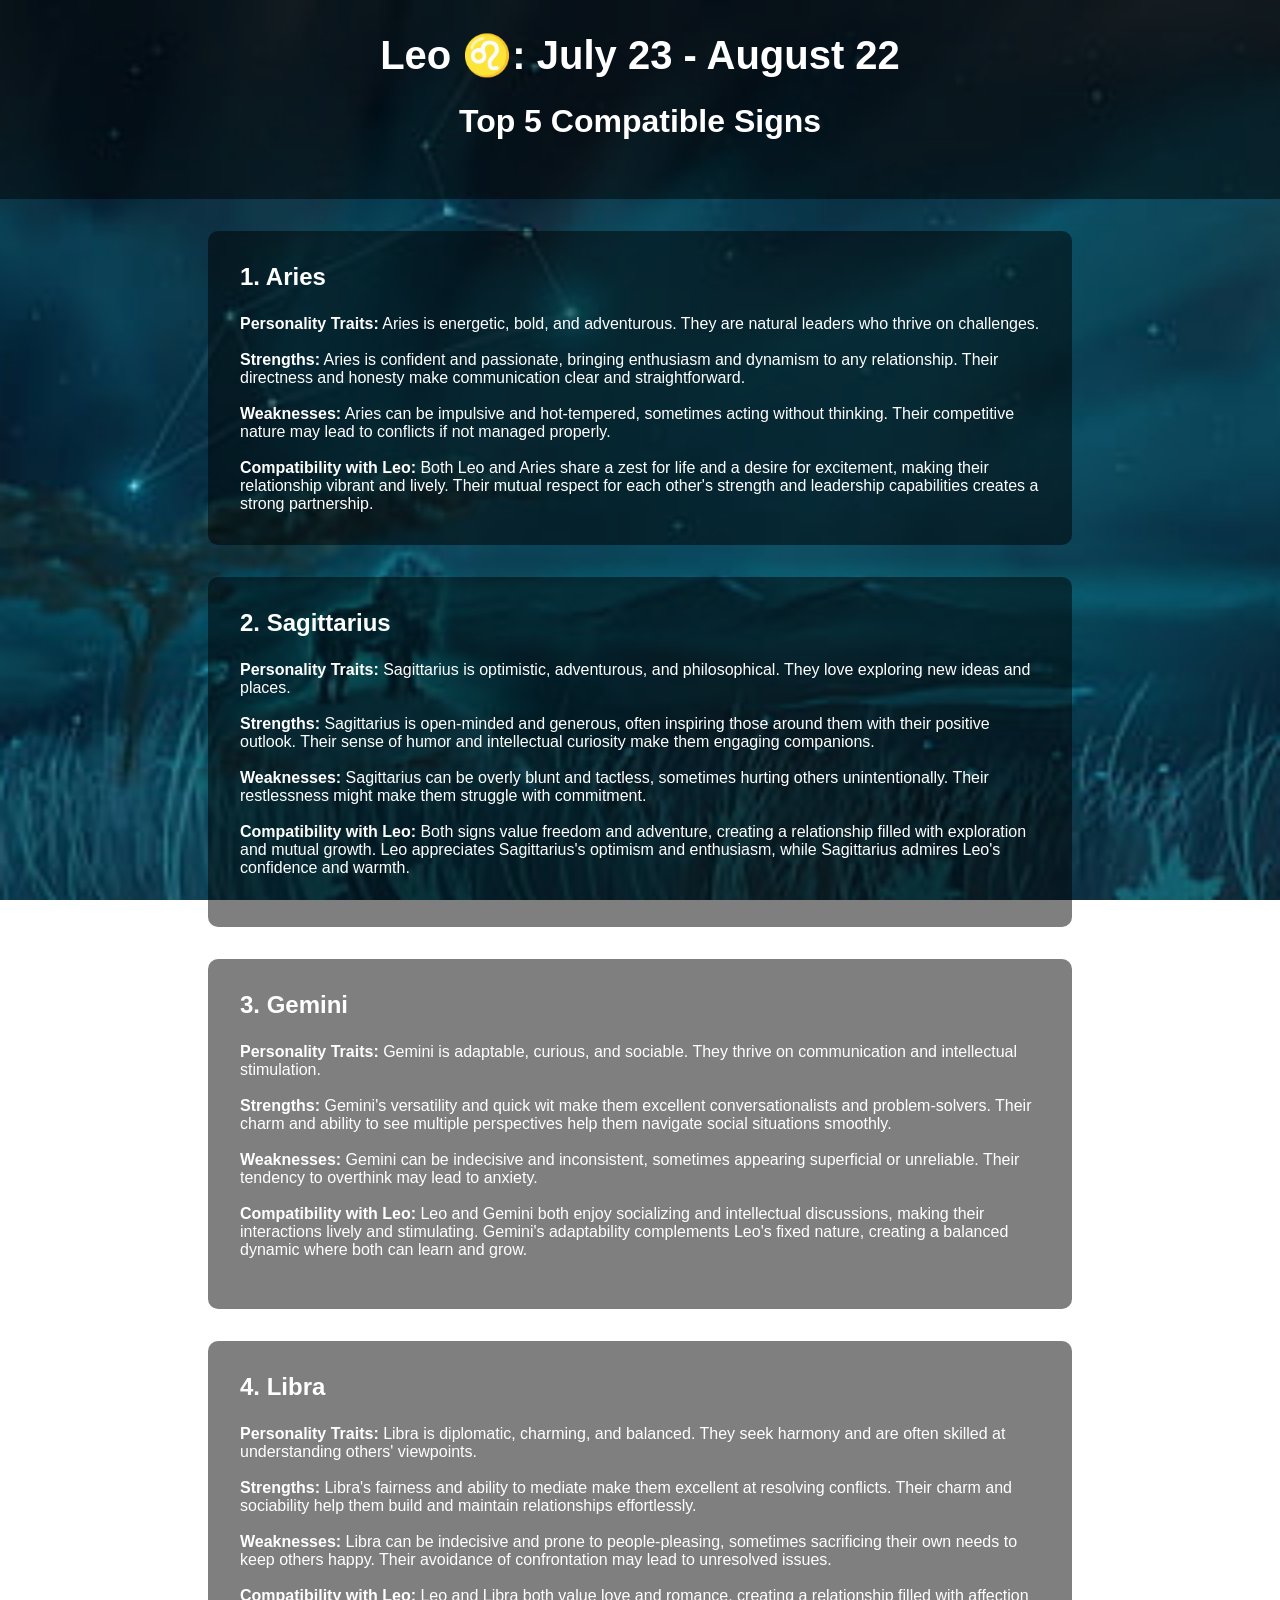
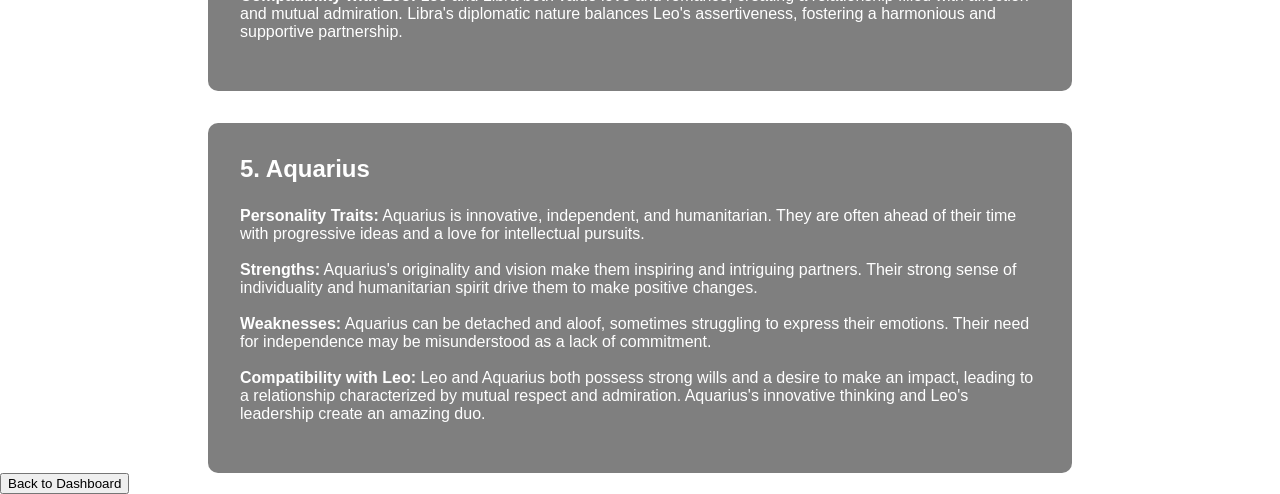
<file: leo.html>
<!DOCTYPE html>
<html lang="en">

<head>
    <meta charset="UTF-8">
    <meta http-equiv="X-UA-Compatible" content="IE=edge">
    <meta name="viewport" content="width=device-width, initial-scale=1.0">
    <title>Leo Compatibility</title>
    <style>
        body {
            font-family: Arial, sans-serif;
            margin: 0;
            padding: 0;
            background-image: url(leoimage.jpg);
            background-size: cover;
            background-repeat: no-repeat;
            background-position: center;
            background-attachment: fixed;
            color: white;
        }

        header {
            text-align: center;
            padding: 2rem;
            background-color: rgba(0, 0, 0, 0.5);
        }

        h1 {
            margin: 0;
            font-size: 2.5rem;
        }

        h2 {
            margin-top: 1.5rem;
            font-size: 2rem;
        }

        section {
            max-width: 800px;
            margin: 0 auto;
            padding: 2rem;
            background-color: rgba(0, 0, 0, 0.5);
            border-radius: 10px;
            margin-top: 2rem;
        }

        h3 {
            margin-top: 0;
            font-size: 1.5rem;
        }

        b {
            font-weight: bold;
        }

        p {
            margin-bottom: 0;
        }
    </style>
</head>

<body>
    <header>
        <h1>Leo ♌️: July 23 - August 22</h1>
        <h2>Top 5 Compatible Signs</h2>
    </header>
    <section>
        <h3>1. Aries</h3>
        <b>Personality Traits:</b> Aries is energetic, bold, and adventurous. They are natural leaders who thrive on
        challenges.<br><br>
        <b>Strengths:</b> Aries is confident and passionate, bringing enthusiasm and dynamism to any relationship. Their
        directness and honesty make communication clear and straightforward.<br><br>
        <b>Weaknesses:</b> Aries can be impulsive and hot-tempered, sometimes acting without thinking. Their competitive
        nature may lead to conflicts if not managed properly.<br><br>
        <b>Compatibility with Leo:</b> Both Leo and Aries share a zest for life and a desire for excitement, making their
        relationship vibrant and lively. Their mutual respect for each other's strength and leadership capabilities
        creates a strong partnership.
    </section>
    <section>
        <h3>2. Sagittarius</h3>
        <b>Personality Traits:</b> Sagittarius is optimistic, adventurous, and philosophical. They love exploring new
        ideas and places.<br><br>
        <b>Strengths:</b> Sagittarius is open-minded and generous, often inspiring those around them with their positive
        outlook. Their sense of humor and intellectual curiosity make them engaging companions.<br><br>
        <b>Weaknesses:</b> Sagittarius can be overly blunt and tactless, sometimes hurting others unintentionally. Their
        restlessness might make them struggle with commitment.<br><br>
        <b>Compatibility with Leo:</b> Both signs value freedom and adventure, creating a relationship filled with
        exploration and mutual growth. Leo appreciates Sagittarius's optimism and enthusiasm, while Sagittarius admires
        Leo's confidence and warmth.<br><br>
    </section>
    <section>
        <h3>3. Gemini</h3>
        <b>Personality Traits:</b> Gemini is adaptable, curious, and sociable. They thrive on communication and
        intellectual stimulation.<br><br>
        <b>Strengths:</b> Gemini's versatility and quick wit make them excellent conversationalists and problem-solvers.
        Their charm and ability to see multiple perspectives help them navigate social situations smoothly.<br><br>
        <b>Weaknesses:</b> Gemini can be indecisive and inconsistent, sometimes appearing superficial or unreliable. Their
        tendency to overthink may lead to anxiety.<br><br>
        <b>Compatibility with Leo:</b> Leo and Gemini both enjoy socializing and intellectual discussions, making their
        interactions lively and stimulating. Gemini's adaptability complements Leo's fixed nature, creating a balanced
        dynamic where both can learn and grow.<br><br>
    </section>
    <section>
        <h3>4. Libra</h3>
        <b>Personality Traits:</b> Libra is diplomatic, charming, and balanced. They seek harmony and are often skilled
        at understanding others' viewpoints.<br><br>
        <b>Strengths:</b> Libra's fairness and ability to mediate make them excellent at resolving conflicts. Their charm
        and sociability help them build and maintain relationships effortlessly.<br><br>
        <b>Weaknesses:</b> Libra can be indecisive and prone to people-pleasing, sometimes sacrificing their own needs to
        keep others happy. Their avoidance of confrontation may lead to unresolved issues.<br><br>
        <b>Compatibility with Leo:</b> Leo and Libra both value love and romance, creating a relationship filled with
        affection and mutual admiration. Libra's diplomatic nature balances Leo's assertiveness, fostering a harmonious
        and supportive partnership.<br><br>
    </section>
    <section>
        <h3>5. Aquarius</h3>
        <b>Personality Traits:</b> Aquarius is innovative, independent, and humanitarian. They are often ahead of their
        time with progressive ideas and a love for intellectual pursuits.<br><br>
        <b>Strengths:</b> Aquarius's originality and vision make them inspiring and intriguing partners. Their strong
        sense of individuality and humanitarian spirit drive them to make positive changes.<br><br>
        <b>Weaknesses:</b> Aquarius can be detached and aloof, sometimes struggling to express their emotions. Their need
        for independence may be misunderstood as a lack of commitment.<br><br>
        <b>Compatibility with Leo:</b> Leo and Aquarius both possess strong wills and a desire to make an impact, leading
        to a relationship characterized by mutual respect and admiration. Aquarius's innovative thinking and Leo's
        leadership create an amazing duo.<br><br>
    </section>
    <a href="Dashboard.html">
    <button>Back to Dashboard</button>
    </a>
</body>

</html>
</file>
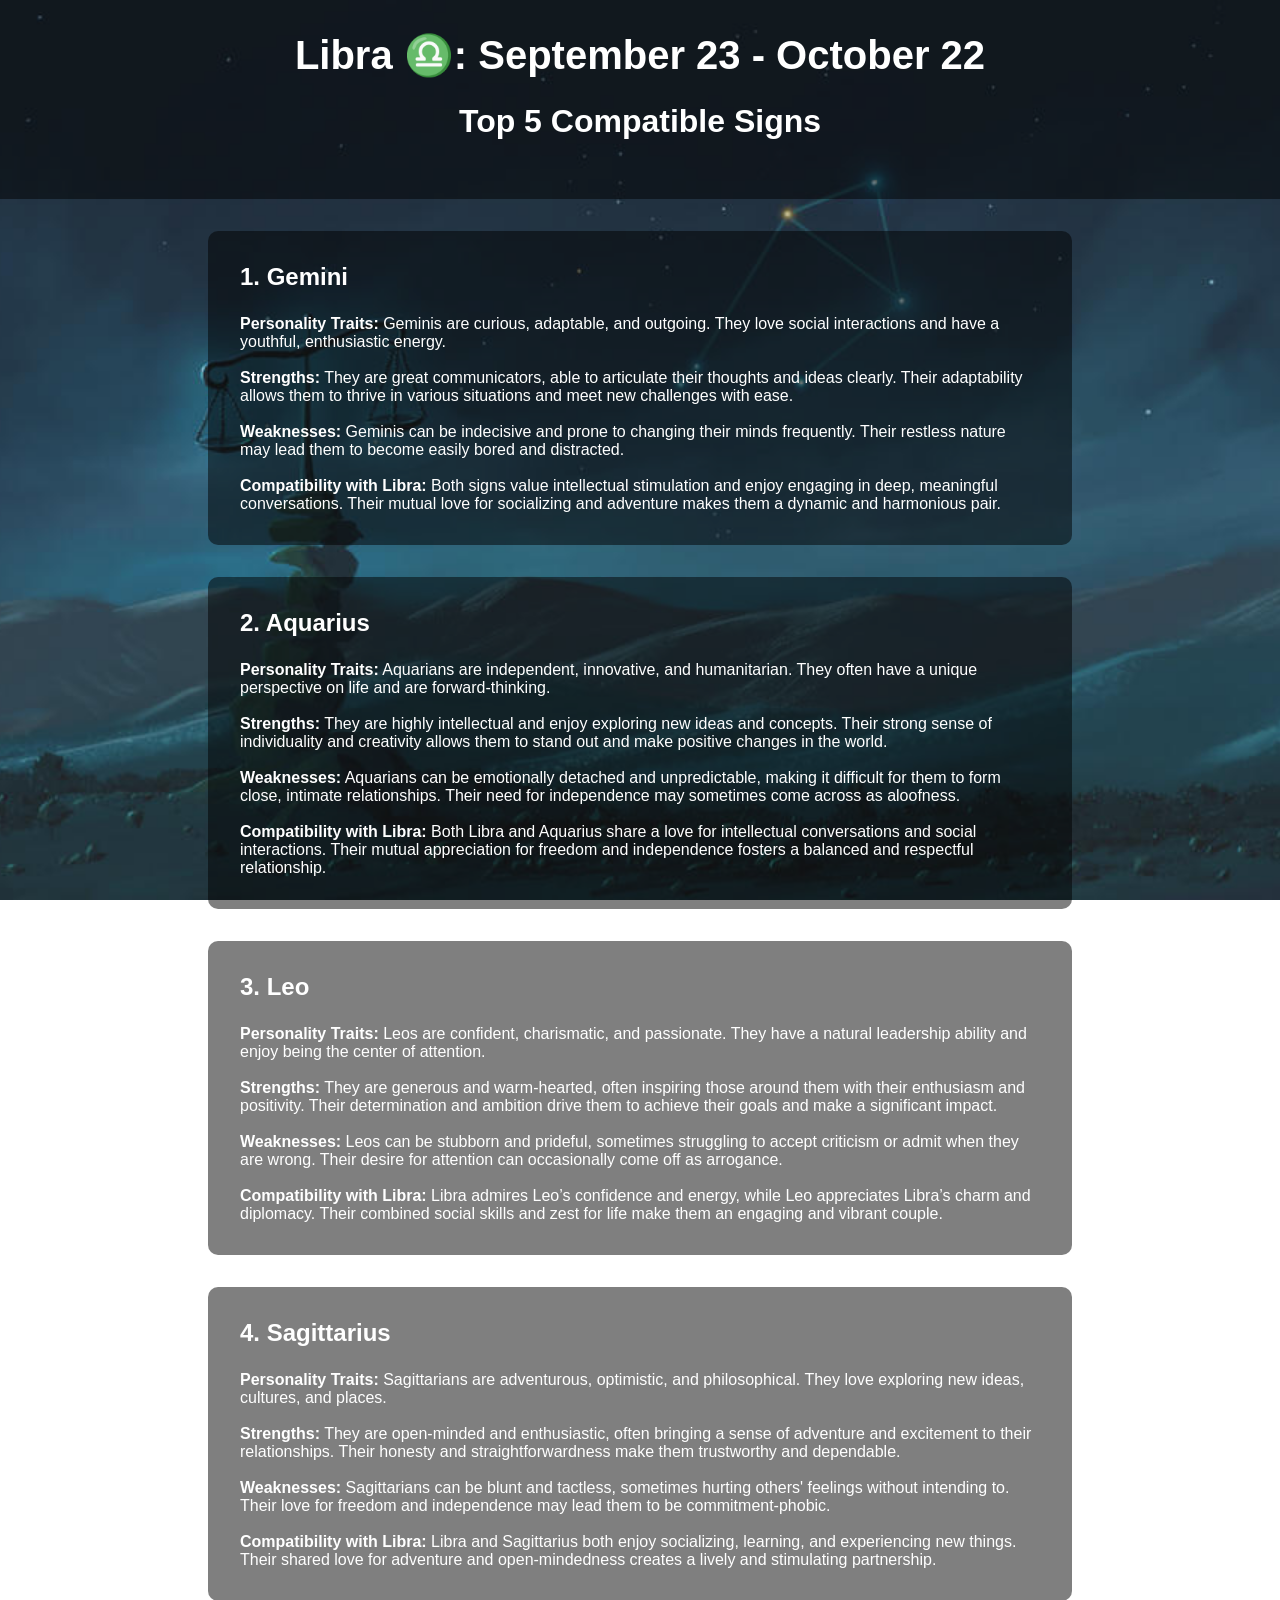
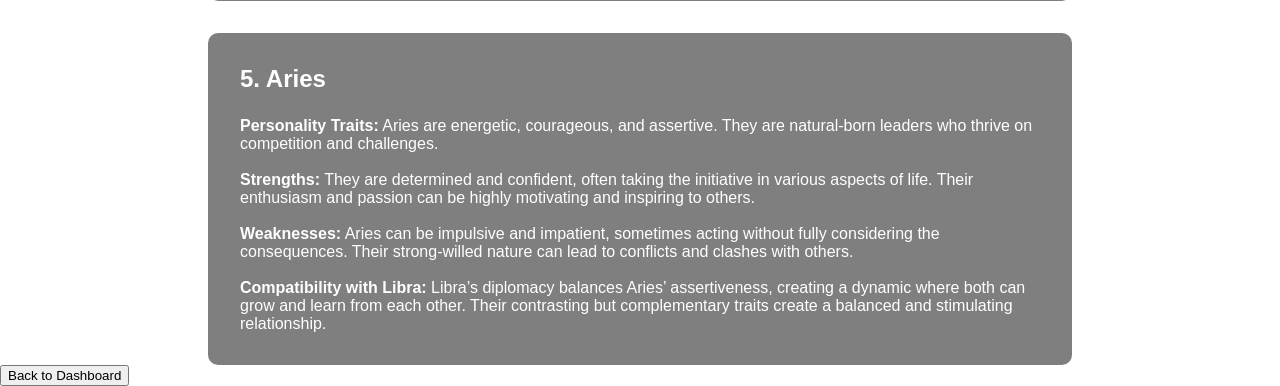
<file: libra.html>
<!DOCTYPE html>
<html lang="en">

<head>
    <meta charset="UTF-8">
    <meta http-equiv="X-UA-Compatible" content="IE=edge">
    <meta name="viewport" content="width=device-width, initial-scale=1.0">
    <title>Libra Compatibility</title>
    <style>
        body {
            font-family: Arial, sans-serif;
            margin: 0;
            padding: 0;
            background-image: url(libra.jpg);
            background-size: cover;
            background-repeat: no-repeat;
            background-position: center;
            background-attachment: fixed;
            color: white;
        }

        header {
            text-align: center;
            padding: 2rem;
            background-color: rgba(0, 0, 0, 0.5);
        }

        h1 {
            margin: 0;
            font-size: 2.5rem;
        }

        h2 {
            margin-top: 1.5rem;
            font-size: 2rem;
        }

        section {
            max-width: 800px;
            margin: 0 auto;
            padding: 2rem;
            background-color: rgba(0, 0, 0, 0.5);
            border-radius: 10px;
            margin-top: 2rem;
        }

        h3 {
            margin-top: 0;
            font-size: 1.5rem;
        }

        b {
            font-weight: bold;
        }

        p {
            margin-bottom: 0;
        }
    </style>
</head>

<body>
    <header>
        <h1>Libra ♎️: September 23 - October 22</h1>
        <h2>Top 5 Compatible Signs</h2>
    </header>
    <section>
        <h3>1. Gemini</h3>
        <b>Personality Traits:</b> Geminis are curious, adaptable, and outgoing. They love social interactions and have a
        youthful, enthusiastic energy.<br><br>
        <b>Strengths:</b> They are great communicators, able to articulate their thoughts and ideas clearly. Their
        adaptability allows them to thrive in various situations and meet new challenges with ease.<br><br>
        <b>Weaknesses:</b> Geminis can be indecisive and prone to changing their minds frequently. Their restless nature
        may lead them to become easily bored and distracted.<br><br>
        <b>Compatibility with Libra:</b> Both signs value intellectual stimulation and enjoy engaging in deep, meaningful
        conversations. Their mutual love for socializing and adventure makes them a dynamic and harmonious pair.
    </section>
    <section>
        <h3>2. Aquarius</h3>
        <b>Personality Traits:</b> Aquarians are independent, innovative, and humanitarian. They often have a unique
        perspective on life and are forward-thinking.<br><br>
        <b>Strengths:</b> They are highly intellectual and enjoy exploring new ideas and concepts. Their strong sense of
        individuality and creativity allows them to stand out and make positive changes in the world.<br><br>
        <b>Weaknesses:</b> Aquarians can be emotionally detached and unpredictable, making it difficult for them to form
        close, intimate relationships. Their need for independence may sometimes come across as aloofness.<br><br>
        <b>Compatibility with Libra:</b> Both Libra and Aquarius share a love for intellectual conversations and social
        interactions. Their mutual appreciation for freedom and independence fosters a balanced and respectful
        relationship.
    </section>
    <section>
        <h3>3. Leo</h3>
        <b>Personality Traits:</b> Leos are confident, charismatic, and passionate. They have a natural leadership ability
        and enjoy being the center of attention.<br><br>
        <b>Strengths:</b> They are generous and warm-hearted, often inspiring those around them with their enthusiasm and
        positivity. Their determination and ambition drive them to achieve their goals and make a significant impact.<br><br>
        <b>Weaknesses:</b> Leos can be stubborn and prideful, sometimes struggling to accept criticism or admit when they
        are wrong. Their desire for attention can occasionally come off as arrogance.<br><br>
        <b>Compatibility with Libra:</b> Libra admires Leo’s confidence and energy, while Leo appreciates Libra’s charm
        and diplomacy. Their combined social skills and zest for life make them an engaging and vibrant couple.
    </section>
    <section>
        <h3>4. Sagittarius</h3>
        <b>Personality Traits:</b> Sagittarians are adventurous, optimistic, and philosophical. They love exploring new
        ideas, cultures, and places.<br><br>
        <b>Strengths:</b> They are open-minded and enthusiastic, often bringing a sense of adventure and excitement to
        their relationships. Their honesty and straightforwardness make them trustworthy and dependable.<br><br>
        <b>Weaknesses:</b> Sagittarians can be blunt and tactless, sometimes hurting others' feelings without intending
        to. Their love for freedom and independence may lead them to be commitment-phobic.<br><br>
        <b>Compatibility with Libra:</b> Libra and Sagittarius both enjoy socializing, learning, and experiencing new
        things. Their shared love for adventure and open-mindedness creates a lively and stimulating partnership.
    </section>
    <section>
        <h3>5. Aries</h3>
        <b>Personality Traits:</b> Aries are energetic, courageous, and assertive. They are natural-born leaders who
        thrive on competition and challenges.<br><br>
        <b>Strengths:</b> They are determined and confident, often taking the initiative in various aspects of life.
        Their enthusiasm and passion can be highly motivating and inspiring to others.<br><br>
        <b>Weaknesses:</b> Aries can be impulsive and impatient, sometimes acting without fully considering the
        consequences. Their strong-willed nature can lead to conflicts and clashes with others.<br><br>
        <b>Compatibility with Libra:</b> Libra’s diplomacy balances Aries’ assertiveness, creating a dynamic where both
        can grow and learn from each other. Their contrasting but complementary traits create a balanced and stimulating
        relationship.
    </section>
    <a href="Dashboard.html">
    <button>Back to Dashboard</button>
    </a>
</body>

</html>
</file>
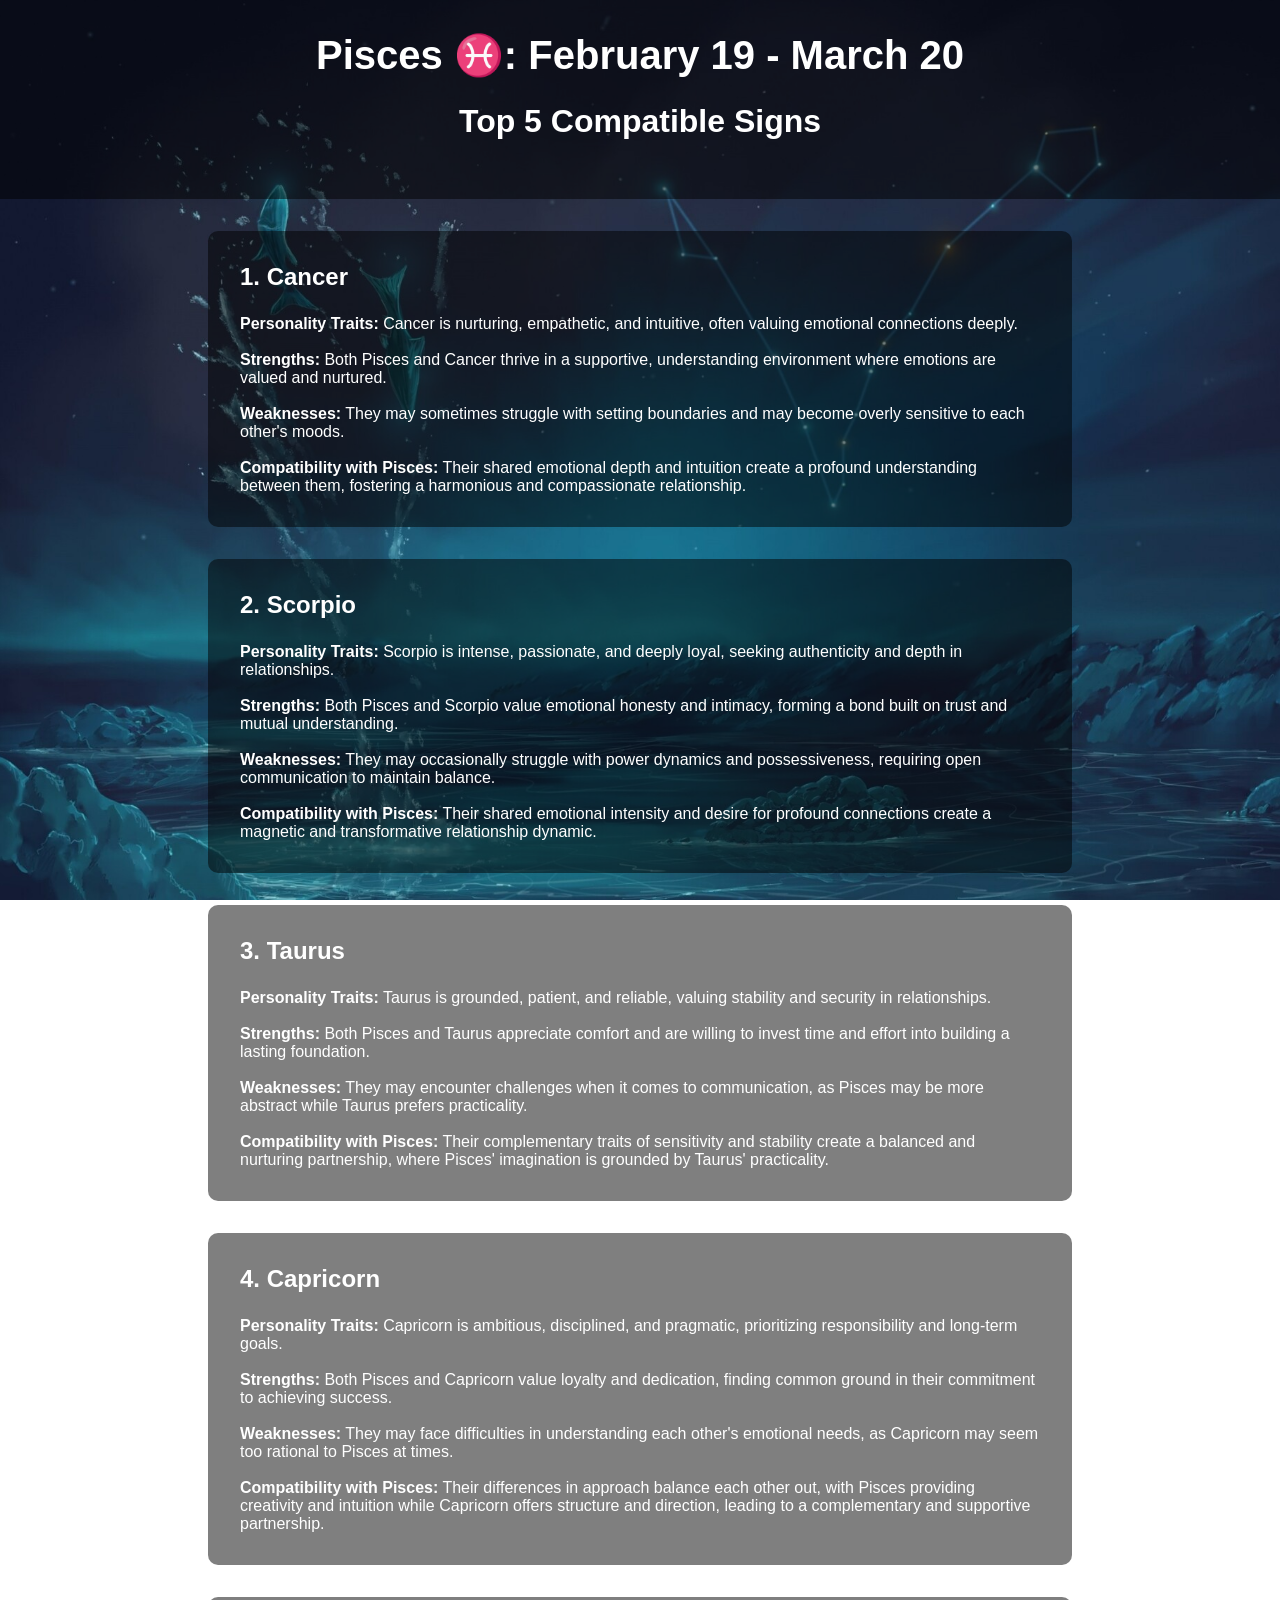
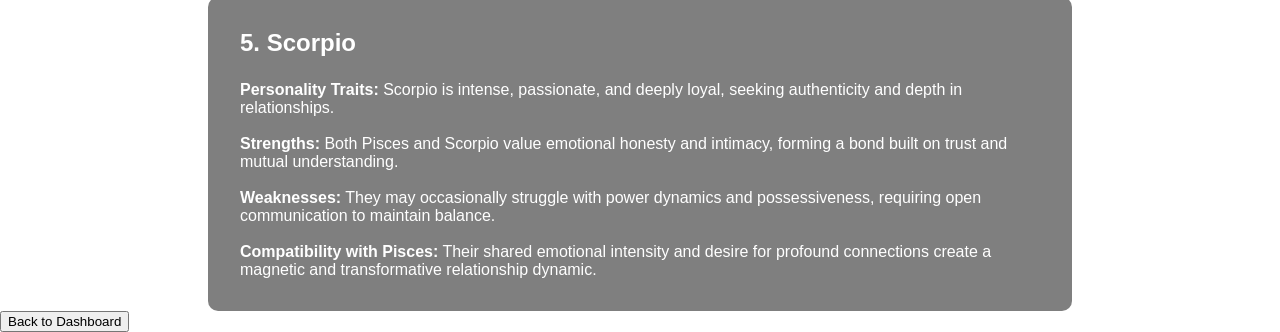
<file: pisces.html>
<!DOCTYPE html>
<html lang="en">

<head>
    <meta charset="UTF-8">
    <meta http-equiv="X-UA-Compatible" content="IE=edge">
    <meta name="viewport" content="width=device-width, initial-scale=1.0">
    <title>Pisces Compatibility</title>
    <style>
        body {
            font-family: Arial, sans-serif;
            margin: 0;
            padding: 0;
            background-image: url(pisces.jpg);
            background-size: cover;
            background-repeat: no-repeat;
            background-position: center;
            background-attachment: fixed;
            color: white;
        }

        header {
            text-align: center;
            padding: 2rem;
            background-color: rgba(0, 0, 0, 0.5);
        }

        h1 {
            margin: 0;
            font-size: 2.5rem;
        }

        h2 {
            margin-top: 1.5rem;
            font-size: 2rem;
        }

        section {
            max-width: 800px;
            margin: 0 auto;
            padding: 2rem;
            background-color: rgba(0, 0, 0, 0.5);
            border-radius: 10px;
            margin-top: 2rem;
        }

        h3 {
            margin-top: 0;
            font-size: 1.5rem;
        }

        b {
            font-weight: bold;
        }

        p {
            margin-bottom: 0;
        }
    </style>
</head>

<body>
    <header>
        <h1>Pisces ♓️: February 19 - March 20</h1>
        <h2>Top 5 Compatible Signs</h2>
    </header>
    <section>
        <h3>1. Cancer</h3>
        <b>Personality Traits:</b> Cancer is nurturing, empathetic, and intuitive, often valuing emotional connections
        deeply.<br><br>
        <b>Strengths:</b> Both Pisces and Cancer thrive in a supportive, understanding environment where emotions are
        valued and nurtured.<br><br>
        <b>Weaknesses:</b> They may sometimes struggle with setting boundaries and may become overly sensitive to each
        other's moods.<br><br>
        <b>Compatibility with Pisces:</b> Their shared emotional depth and intuition create a profound understanding
        between them, fostering a harmonious and compassionate relationship.
    </section>
    <section>
        <h3>2. Scorpio</h3>
        <b>Personality Traits:</b> Scorpio is intense, passionate, and deeply loyal, seeking authenticity and depth in
        relationships.<br><br>
        <b>Strengths:</b> Both Pisces and Scorpio value emotional honesty and intimacy, forming a bond built on trust and
        mutual understanding.<br><br>
        <b>Weaknesses:</b> They may occasionally struggle with power dynamics and possessiveness, requiring open
        communication to maintain balance.<br><br>
        <b>Compatibility with Pisces:</b> Their shared emotional intensity and desire for profound connections create a
        magnetic and transformative relationship dynamic.
    </section>
    <section>
        <h3>3. Taurus</h3>
        <b>Personality Traits:</b> Taurus is grounded, patient, and reliable, valuing stability and security in
        relationships.<br><br>
        <b>Strengths:</b> Both Pisces and Taurus appreciate comfort and are willing to invest time and effort into
        building a lasting foundation.<br><br>
        <b>Weaknesses:</b> They may encounter challenges when it comes to communication, as Pisces may be more abstract
        while Taurus prefers practicality.<br><br>
        <b>Compatibility with Pisces:</b> Their complementary traits of sensitivity and stability create a balanced and
        nurturing partnership, where Pisces' imagination is grounded by Taurus' practicality.
    </section>
    <section>
        <h3>4. Capricorn</h3>
        <b>Personality Traits:</b> Capricorn is ambitious, disciplined, and pragmatic, prioritizing responsibility and
        long-term goals.<br><br>
        <b>Strengths:</b> Both Pisces and Capricorn value loyalty and dedication, finding common ground in their
        commitment to achieving success.<br><br>
        <b>Weaknesses:</b> They may face difficulties in understanding each other's emotional needs, as Capricorn may
        seem too rational to Pisces at times.<br><br>
        <b>Compatibility with Pisces:</b> Their differences in approach balance each other out, with Pisces providing
        creativity and intuition while Capricorn offers structure and direction, leading to a complementary and
        supportive partnership.
    </section>
    <section>
        <h3>5. Scorpio</h3>
        <b>Personality Traits:</b> Scorpio is intense, passionate, and deeply loyal, seeking authenticity and depth in
        relationships.<br><br>
        <b>Strengths:</b> Both Pisces and Scorpio value emotional honesty and intimacy, forming a bond built on trust and
        mutual understanding.<br><br>
        <b>Weaknesses:</b> They may occasionally struggle with power dynamics and possessiveness, requiring open
        communication to maintain balance.<br><br>
        <b>Compatibility with Pisces:</b> Their shared emotional intensity and desire for profound connections create a
        magnetic and transformative relationship dynamic.
    </section>
    <a href="Dashboard.html">
    <button>Back to Dashboard</button>
    </a>
</body>

</html>
</file>
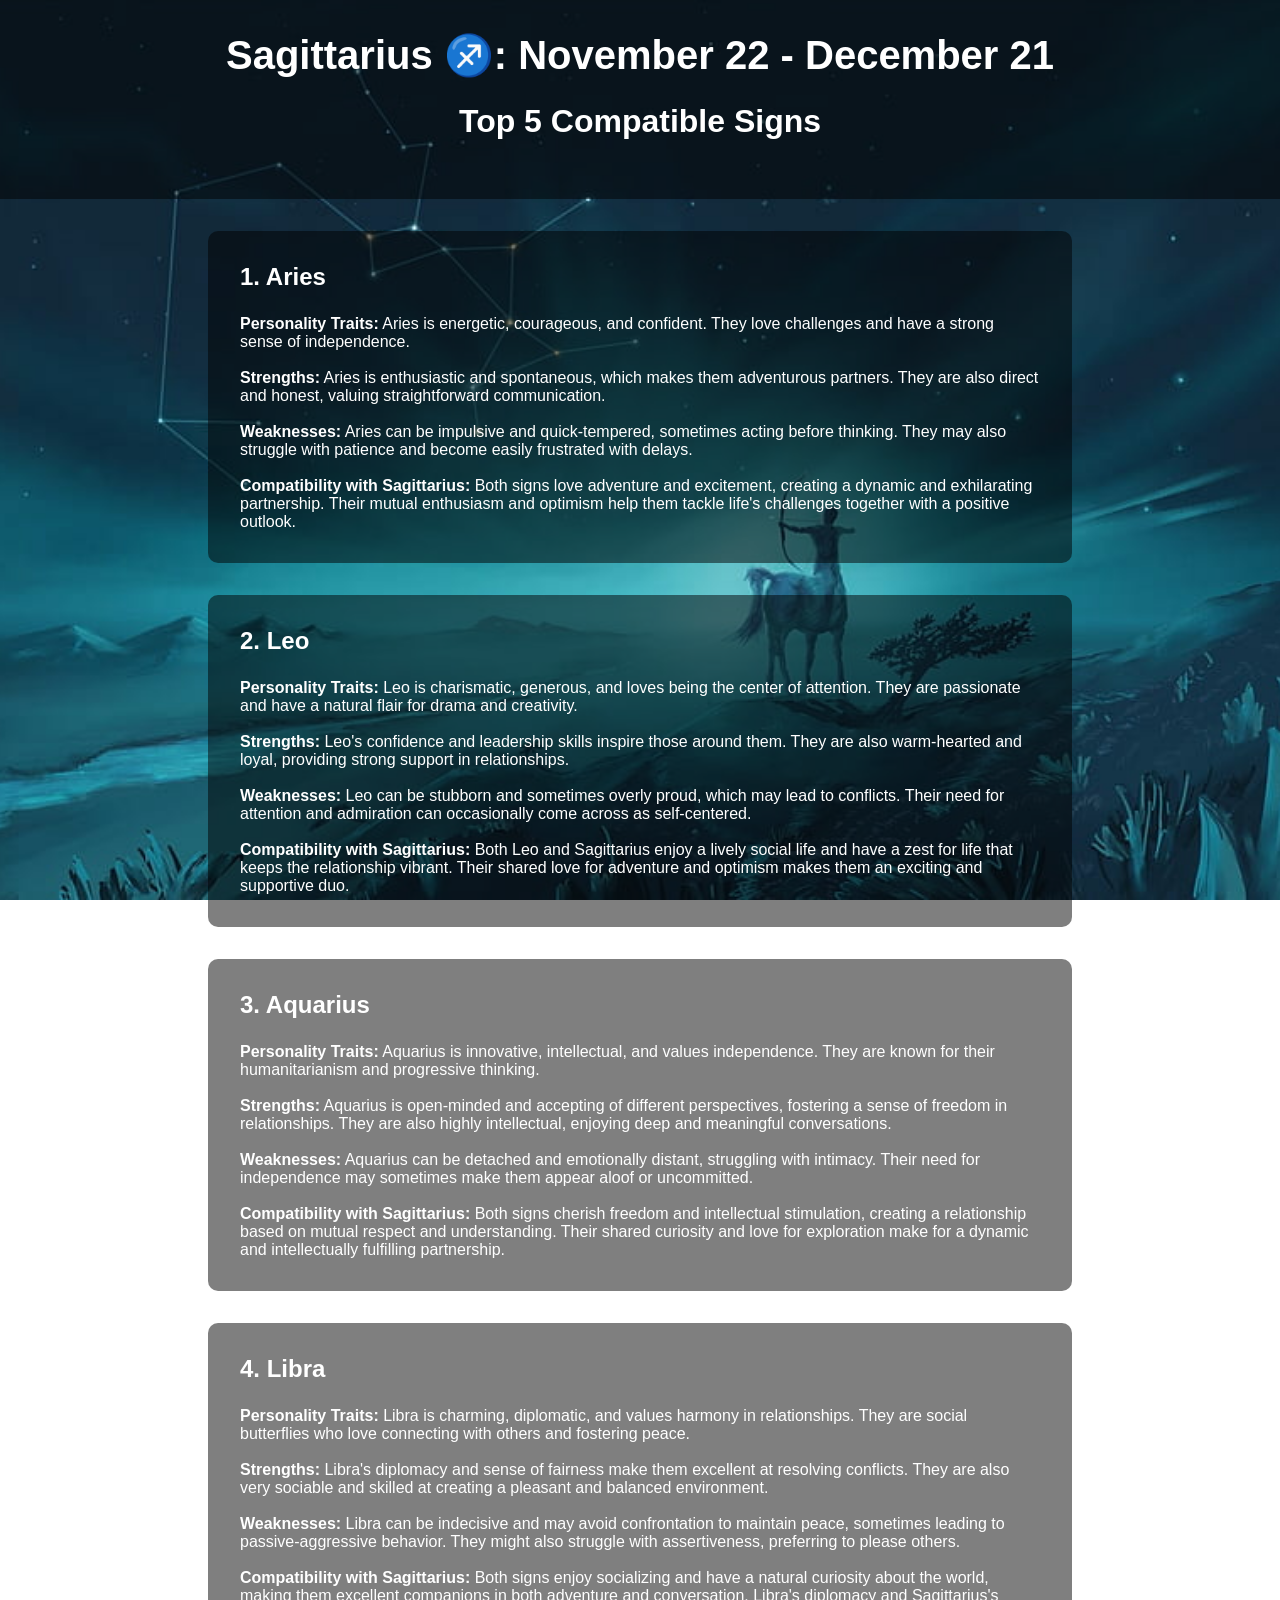
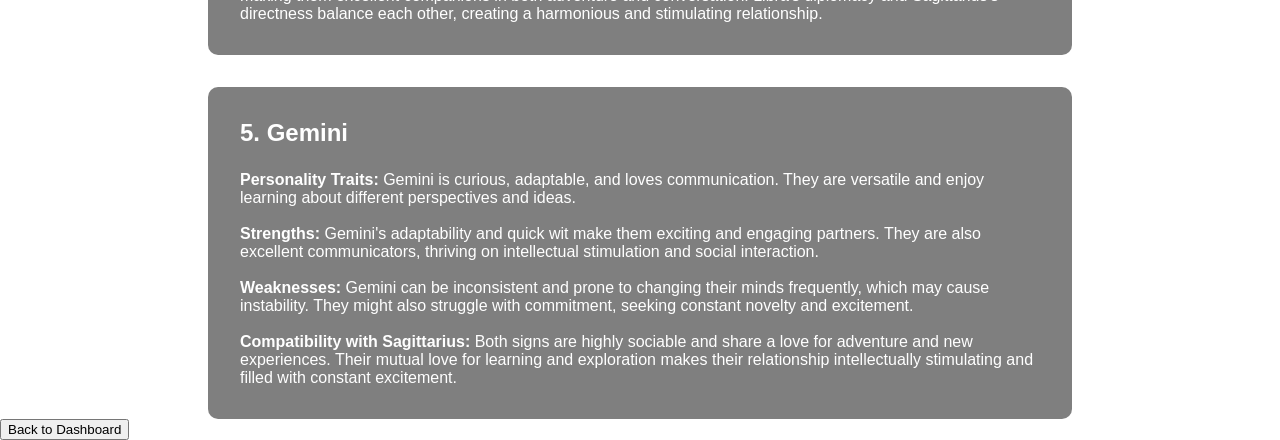
<file: sagittarius.html>
<!DOCTYPE html>
<html lang="en">
<head>
  <meta charset="UTF-8">
  <meta http-equiv="X-UA-Compatible" content="IE=edge">
  <meta name="viewport" content="width=device-width, initial-scale=1.0">
  <title>Sagittarius Compatibility</title>
  <style>
    body {
      font-family: Arial, sans-serif;
      margin: 0;
      padding: 0;
      background-image: url(sagittariusimage.jpg);
      background-size: cover;
      background-repeat: no-repeat;
      background-position: center;
      background-attachment: fixed;
      color: white;
    }
    header {
      text-align: center;
      padding: 2rem;
      background-color: rgba(0, 0, 0, 0.5);
    }
    h1 {
      margin: 0;
      font-size: 2.5rem;
    }
    h2 {
      margin-top: 1.5rem;
      font-size: 2rem;
    }
    section {
      max-width: 800px;
      margin: 0 auto;
      padding: 2rem;
      background-color: rgba(0, 0, 0, 0.5);
      border-radius: 10px;
      margin-top: 2rem;
    }
    h3 {
      margin-top: 0;
      font-size: 1.5rem;
    }
    b {
      font-weight: bold;
    }
    p {
      margin-bottom: 0;
    }
  </style>
</head>
<body>
  <header>
    <h1>Sagittarius ♐️: November 22 - December 21</h1>
    <h2>Top 5 Compatible Signs</h2>
  </header>
  <section>
    <h3>1. Aries</h3>
    <b>Personality Traits:</b> Aries is energetic, courageous, and confident. They love challenges and have a strong sense of independence. <br><br>
    <b>Strengths:</b> Aries is enthusiastic and spontaneous, which makes them adventurous partners. They are also direct and honest, valuing straightforward communication.<br><br>
    <b>Weaknesses:</b> Aries can be impulsive and quick-tempered, sometimes acting before thinking. They may also struggle with patience and become easily frustrated with delays.<br><br>
    <b>Compatibility with Sagittarius:</b> Both signs love adventure and excitement, creating a dynamic and exhilarating partnership. Their mutual enthusiasm and optimism help them tackle life's challenges together with a positive outlook.
  </section>
  <section>
    <h3>2. Leo</h3>
    <b>Personality Traits:</b> Leo is charismatic, generous, and loves being the center of attention. They are passionate and have a natural flair for drama and creativity.<br><br>
    <b>Strengths:</b> Leo's confidence and leadership skills inspire those around them. They are also warm-hearted and loyal, providing strong support in relationships.<br><br>
    <b>Weaknesses:</b> Leo can be stubborn and sometimes overly proud, which may lead to conflicts. Their need for attention and admiration can occasionally come across as self-centered.<br><br>
    <b>Compatibility with Sagittarius:</b> Both Leo and Sagittarius enjoy a lively social life and have a zest for life that keeps the relationship vibrant. Their shared love for adventure and optimism makes them an exciting and supportive duo.
  </section>
  <section>
    <h3>3. Aquarius</h3>
    <b>Personality Traits:</b> Aquarius is innovative, intellectual, and values independence. They are known for their humanitarianism and progressive thinking.<br><br>
    <b>Strengths:</b> Aquarius is open-minded and accepting of different perspectives, fostering a sense of freedom in relationships. They are also highly intellectual, enjoying deep and meaningful conversations.<br><br>
    <b>Weaknesses:</b> Aquarius can be detached and emotionally distant, struggling with intimacy. Their need for independence may sometimes make them appear aloof or uncommitted.<br><br>
    <b>Compatibility with Sagittarius:</b> Both signs cherish freedom and intellectual stimulation, creating a relationship based on mutual respect and understanding. Their shared curiosity and love for exploration make for a dynamic and intellectually fulfilling partnership.
  </section>
  <section>
    <h3>4. Libra</h3>
    <b>Personality Traits:</b> Libra is charming, diplomatic, and values harmony in relationships. They are social butterflies who love connecting with others and fostering peace.<br><br>
    <b>Strengths:</b> Libra's diplomacy and sense of fairness make them excellent at resolving conflicts. They are also very sociable and skilled at creating a pleasant and balanced environment.<br><br>
    <b>Weaknesses:</b> Libra can be indecisive and may avoid confrontation to maintain peace, sometimes leading to passive-aggressive behavior. They might also struggle with assertiveness, preferring to please others.<br><br>
    <b>Compatibility with Sagittarius:</b> Both signs enjoy socializing and have a natural curiosity about the world, making them excellent companions in both adventure and conversation. Libra's diplomacy and Sagittarius's directness balance each other, creating a harmonious and stimulating relationship.
  </section>
  <section>
    <h3>5. Gemini</h3>
    <b>Personality Traits:</b> Gemini is curious, adaptable, and loves communication. They are versatile and enjoy learning about different perspectives and ideas.<br><br>
    <b>Strengths:</b> Gemini's adaptability and quick wit make them exciting and engaging partners. They are also excellent communicators, thriving on intellectual stimulation and social interaction.<br><br>
    <b>Weaknesses:</b> Gemini can be inconsistent and prone to changing their minds frequently, which may cause instability. They might also struggle with commitment, seeking constant novelty and excitement.<br><br>
    <b>Compatibility with Sagittarius:</b> Both signs are highly sociable and share a love for adventure and new experiences. Their mutual love for learning and exploration makes their relationship intellectually stimulating and filled with constant excitement.
  </section>
  <a href="Dashboard.html">
  <button>Back to Dashboard</button>
  </a>
</body>
</html>
</file>
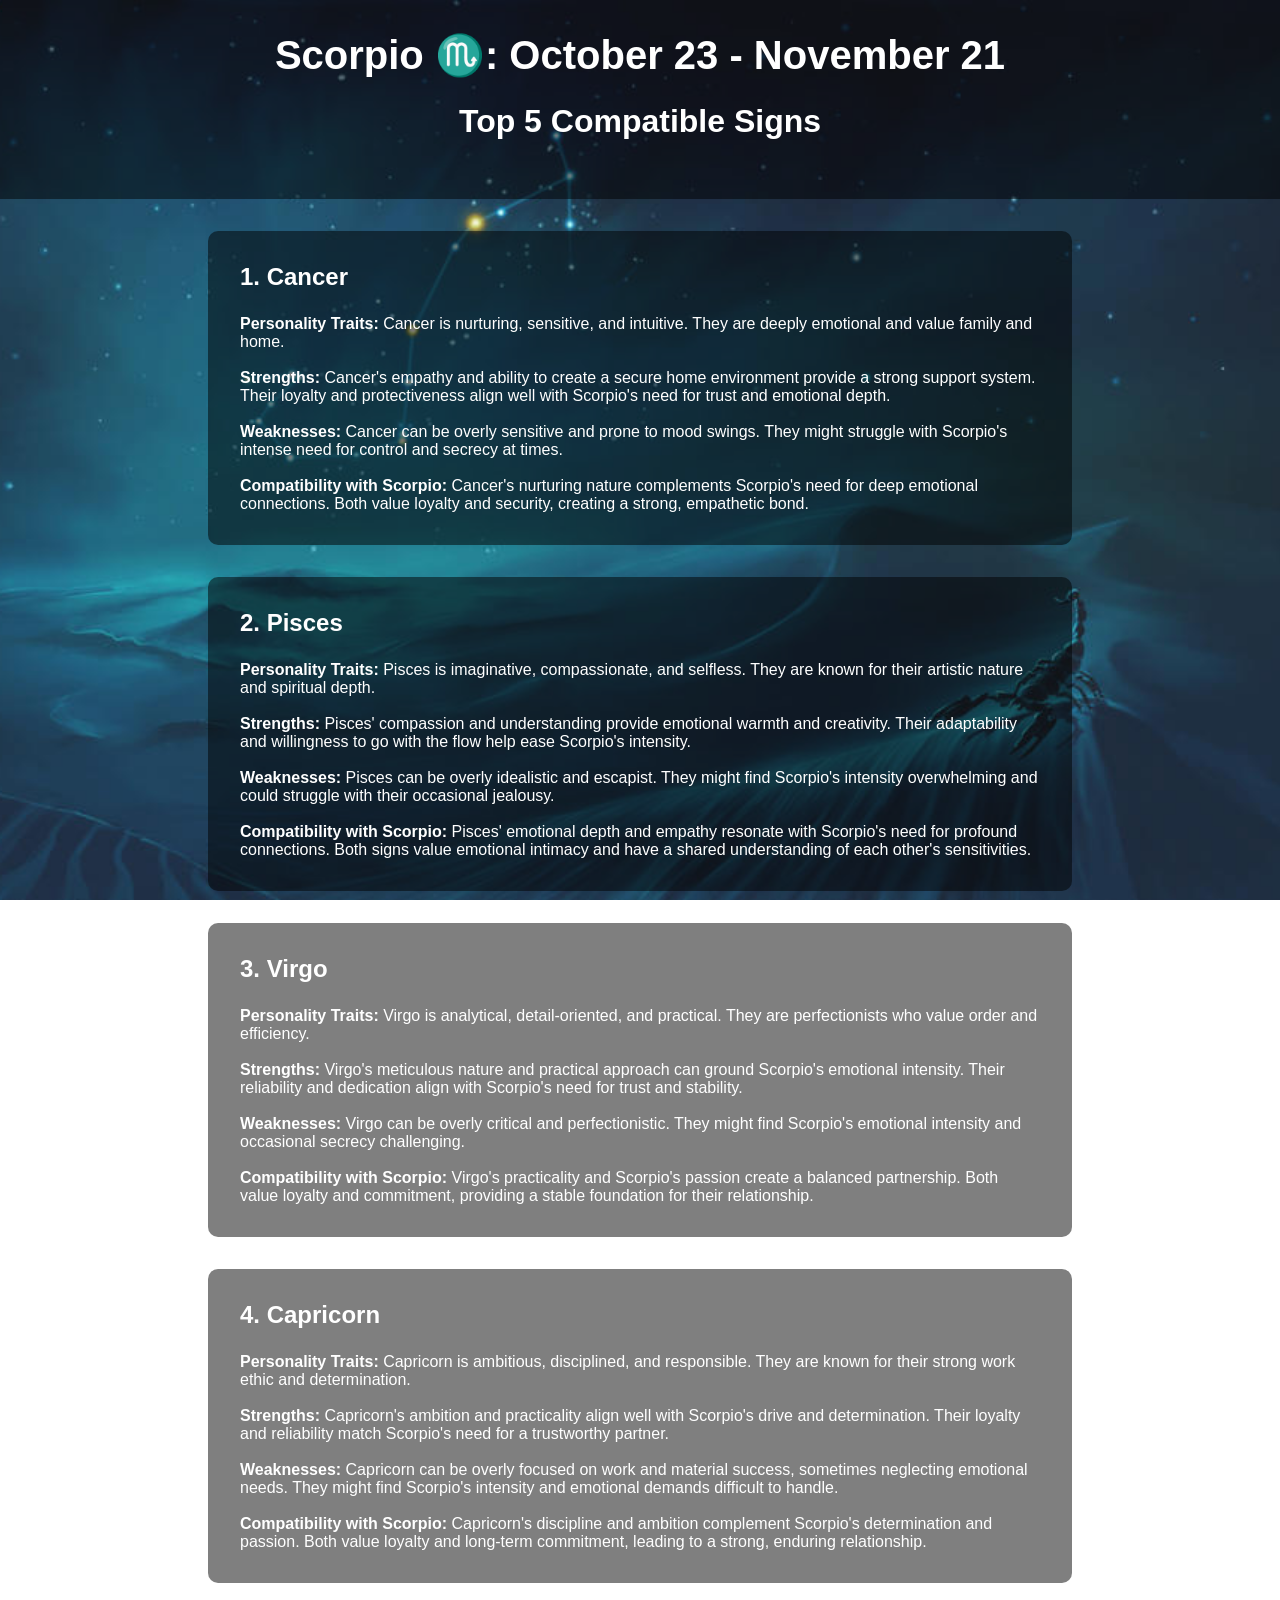
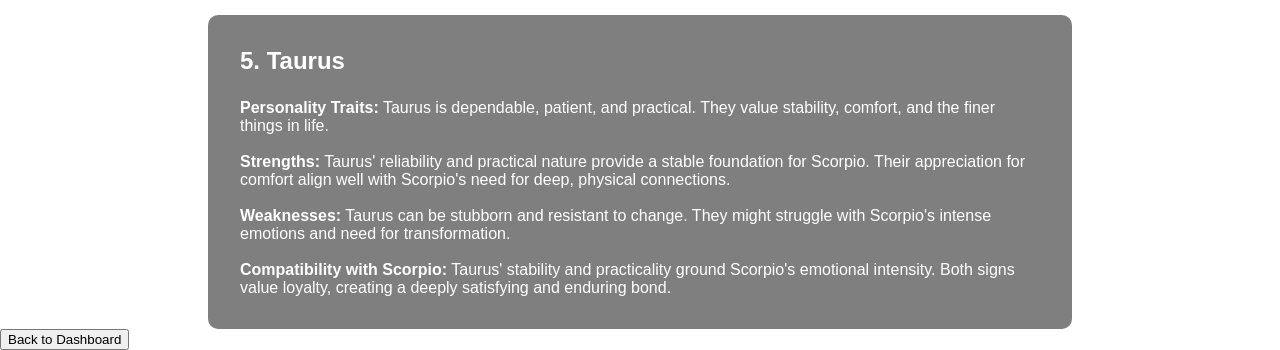
<file: scorpio.html>
<!DOCTYPE html>
<html lang="en">

<head>
    <meta charset="UTF-8">
    <meta http-equiv="X-UA-Compatible" content="IE=edge">
    <meta name="viewport" content="width=device-width, initial-scale=1.0">
    <title>Scorpio Compatibility</title>
    <style>
        body {
            font-family: Arial, sans-serif;
            margin: 0;
            padding: 0;
            background-image: url(scorpio.jpg);
            background-size: cover;
            background-repeat: no-repeat;
            background-position: center;
            background-attachment: fixed;
            color: white;
        }

        header {
            text-align: center;
            padding: 2rem;
            background-color: rgba(0, 0, 0, 0.5);
        }

        h1 {
            margin: 0;
            font-size: 2.5rem;
        }

        h2 {
            margin-top: 1.5rem;
            font-size: 2rem;
        }

        section {
            max-width: 800px;
            margin: 0 auto;
            padding: 2rem;
            background-color: rgba(0, 0, 0, 0.5);
            border-radius: 10px;
            margin-top: 2rem;
        }

        h3 {
            margin-top: 0;
            font-size: 1.5rem;
        }

        b {
            font-weight: bold;
        }

        p {
            margin-bottom: 0;
        }
    </style>
</head>

<body>
    <header>
        <h1>Scorpio ♏️: October 23 - November 21</h1>
        <h2>Top 5 Compatible Signs</h2>
    </header>
    <section>
        <h3>1. Cancer</h3>
        <b>Personality Traits:</b> Cancer is nurturing, sensitive, and intuitive. They are deeply emotional and value family
        and home.<br><br>
        <b>Strengths:</b> Cancer's empathy and ability to create a secure home environment provide a strong support system.
        Their loyalty and protectiveness align well with Scorpio's need for trust and emotional depth.<br><br>
        <b>Weaknesses:</b> Cancer can be overly sensitive and prone to mood swings. They might struggle with Scorpio's intense
        need for control and secrecy at times.<br><br>
        <b>Compatibility with Scorpio:</b> Cancer's nurturing nature complements Scorpio's need for deep emotional connections.
        Both value loyalty and security, creating a strong, empathetic bond.
    </section>
    <section>
        <h3>2. Pisces</h3>
        <b>Personality Traits:</b> Pisces is imaginative, compassionate, and selfless. They are known for their artistic nature
        and spiritual depth.<br><br>
        <b>Strengths:</b> Pisces' compassion and understanding provide emotional warmth and creativity. Their adaptability
        and willingness to go with the flow help ease Scorpio's intensity.<br><br>
        <b>Weaknesses:</b> Pisces can be overly idealistic and escapist. They might find Scorpio's intensity overwhelming
        and could struggle with their occasional jealousy.<br><br>
        <b>Compatibility with Scorpio:</b> Pisces' emotional depth and empathy resonate with Scorpio's need for profound
        connections. Both signs value emotional intimacy and have a shared understanding of each other's sensitivities.
    </section>
    <section>
        <h3>3. Virgo</h3>
        <b>Personality Traits:</b> Virgo is analytical, detail-oriented, and practical. They are perfectionists who value
        order and efficiency.<br><br>
        <b>Strengths:</b> Virgo's meticulous nature and practical approach can ground Scorpio's emotional intensity. Their
        reliability and dedication align with Scorpio's need for trust and stability.<br><br>
        <b>Weaknesses:</b> Virgo can be overly critical and perfectionistic. They might find Scorpio's emotional intensity
        and occasional secrecy challenging.<br><br>
        <b>Compatibility with Scorpio:</b> Virgo's practicality and Scorpio's passion create a balanced partnership. Both
        value loyalty and commitment, providing a stable foundation for their relationship.
    </section>
    <section>
        <h3>4. Capricorn</h3>
        <b>Personality Traits:</b> Capricorn is ambitious, disciplined, and responsible. They are known for their strong
        work ethic and determination.<br><br>
        <b>Strengths:</b> Capricorn's ambition and practicality align well with Scorpio's drive and determination. Their
        loyalty and reliability match Scorpio's need for a trustworthy partner.<br><br>
        <b>Weaknesses:</b> Capricorn can be overly focused on work and material success, sometimes neglecting emotional needs.
        They might find Scorpio's intensity and emotional demands difficult to handle.<br><br>
        <b>Compatibility with Scorpio:</b> Capricorn's discipline and ambition complement Scorpio's determination and passion.
        Both value loyalty and long-term commitment, leading to a strong, enduring relationship.
    </section>
    <section>
        <h3>5. Taurus</h3>
        <b>Personality Traits:</b> Taurus is dependable, patient, and practical. They value stability, comfort, and the finer
        things in life.<br><br>
        <b>Strengths:</b> Taurus' reliability and practical nature provide a stable foundation for Scorpio. Their appreciation
        for comfort align well with Scorpio's need for deep, physical connections.<br><br>
        <b>Weaknesses:</b> Taurus can be stubborn and resistant to change. They might struggle with Scorpio's intense emotions
        and need for transformation.<br><br>
        <b>Compatibility with Scorpio:</b> Taurus' stability and practicality ground Scorpio's emotional intensity. Both
        signs value loyalty, creating a deeply satisfying and enduring bond.
    </section>
    <a href="Dashboard.html">
    <button>Back to Dashboard</button>
    </a>
</body>

</html>
</file>
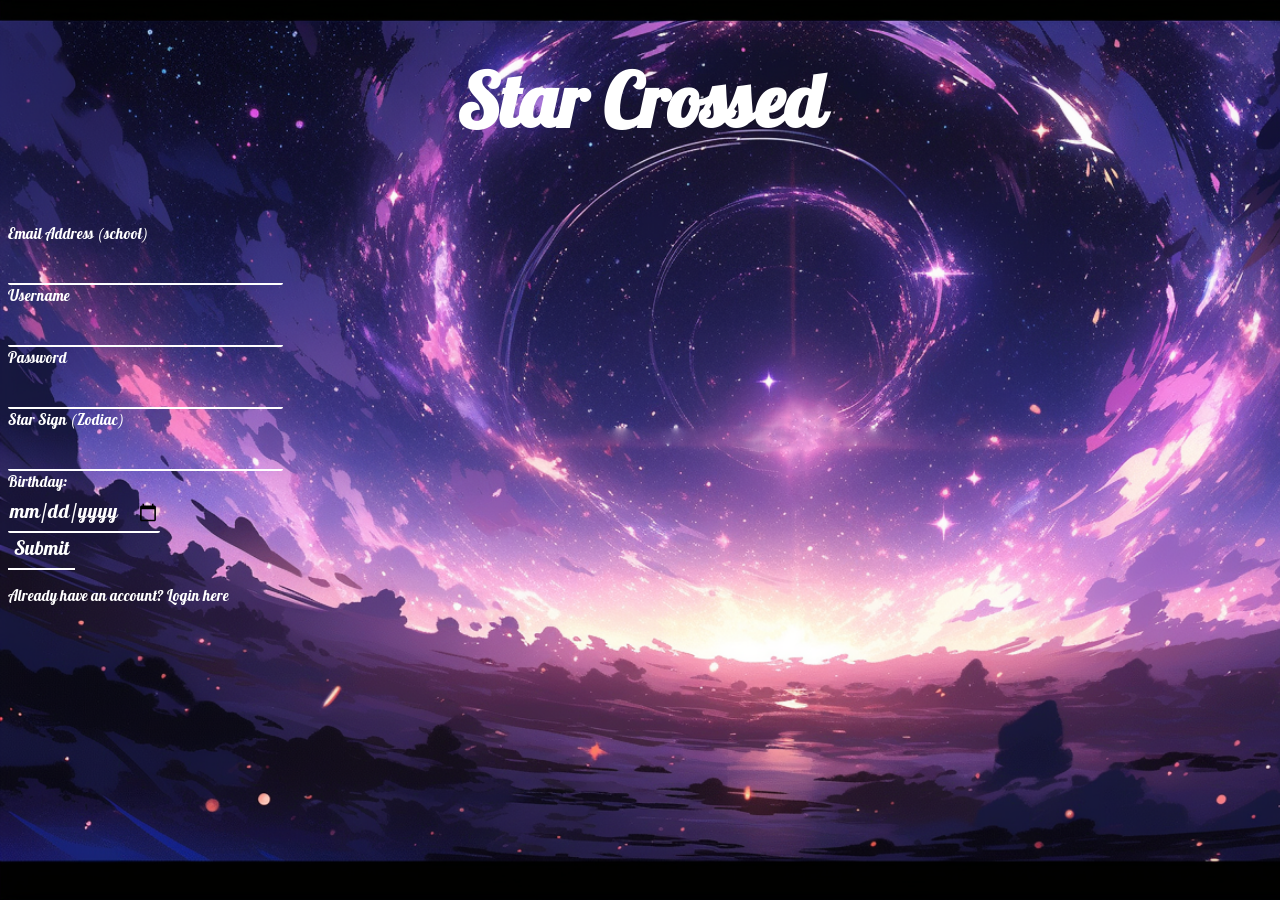
<file: SignUp.html>
<!DOCTYPE html>
<html>

<head>
  <meta charset="utf-8">
  <meta name="viewport" content="width=device-width">
  <title>Star Crossed</title>
  <link rel="stylesheet" href="https://fonts.googleapis.com/css?family=Galada">
  <link href="sign up page.css" rel="stylesheet" type="text/css" />
</head>

<body>
  <div class="background-image"></div>
  <div class="content">
    <h1>Star Crossed</h1>
    <form action="#" method="post">
      <div class="form-group">
        <label for="email">Email Address (school)</label> <br>
        <input type="email" id="email" name="email" required> <br>
      </div>
      <div class="form-group">
        <label for="username">Username</label> <br>
        <input type="text" id="username" name="username" required> <br>
      </div>
      <div class="form-group">
        <label for="password">Password</label> <br>
        <input type="password" id="password" name="password" required> <br>
      </div>
      <div class="form-group">
        <label for="starsign">Star Sign (Zodiac)</label> <br>
        <input type="text" id="starsign" name="starsign" required> <br>
      </div>
      <div class="form-group">
        <label for="birthday">Birthday:</label> <br>
        <input type="date" id="birthday" name="birthday" required> <br>
      </div>
      <button type="submit">Submit</button>
    </form>
    <p>Already have an account? <a href="index.html">Login here</a></p>
  </div>
</body>

</html>
</file>
<file: dashboard.css>
body{
  text-align: justify;
  font-size: 30px;
  cursor: url(""), auto;
  font-family: Galada;
  background: radial-gradient(circle at bottom, navy 0, black 100%);
  height: 100vh;
  overflow: hidden;
  overflow-y: scroll; 
  overflow-x: scroll; 
}
navbar-brand{
  color: white;
}
.space {
  background: rgba(128, 0, 128, 0.1) center / 200px 200px round;
  border: 1px dashed purple;
  bottom: 0;
  left: 0;
  position: absolute;
  right: 0; 
  top: 0;
}
.row.content {height: 550px}
.sidenav {
    background-color: transparent;
    height: 100%;
}
@media screen and (max-width: 767px) {
    .row.content {height: auto;} 
}
@keyframes space {
  40% {
    opacity: 0.75;
  }
  50% {
    opacity: 0.25;
  }
  60% {
    opacity: 0.75;
  }
  100% {
    transform: rotate(360deg);
  }
}
.stars1 {
  animation: space 180s ease-in-out infinite;
  background-image:
    radial-gradient(
      1px 1px at 25px 5px, 
      white,
      rgba(255, 255, 255, 0)
    ),
    radial-gradient(
      1px 1px at 50px 25px, 
      white,
      rgba(255, 255, 255, 0)
    ),
    radial-gradient(
      1px 1px at 125px 20px, 
      white,
      rgba(255, 255, 255, 0)
    ),
    radial-gradient(
      1.5px 1.5px at 50px 75px, 
      white,
      rgba(255, 255, 255, 0)
    ),
    radial-gradient(
      2px 2px at 15px 125px, 
      white,
      rgba(255, 255, 255, 0)
    ),
    radial-gradient(
      2.5px 2.5px at 110px 80px, 
      white,
      rgba(255, 255, 255, 0)
    );
}
.stars2 {
  animation: space 240s ease-in-out infinite;
  background-image:
    radial-gradient(
      1px 1px at 75px 125px, 
      white, 
      rgba(255, 255, 255, 0)
    ),
    radial-gradient(
      1px 1px at 100px 75px, 
      white, 
      rgba(255, 255, 255, 0)
    ),
    radial-gradient(
      1.5px 1.5px at 199px 100px, 
      white, 
      rgba(255, 255, 255, 0)
    ),
    radial-gradient(
      2px 2px at 20px 50px, 
      white, 
      rgba(255, 255, 255, 0)
    ),
    radial-gradient(
      2.5px 2.5px at 100px 5px, 
      white, 
      rgba(255, 255, 255, 0)
    ),
    radial-gradient(
      2.5px 2.5px at 5px 5px, 
      white, 
      rgba(255, 255, 255, 0)
    );
}
.stars3 {
  animation: space 300s ease-in-out infinite;
  background-image:
    radial-gradient(
      1px 1px at 10px 10px, 
      white, 
      rgba(255, 255, 255, 0)
    ),
    radial-gradient(
      1px 1px at 150px 150px, 
      white, 
      rgba(255, 255, 255, 0)
    ),
    radial-gradient(
      1.5px 1.5px at 60px 170px, 
      white, 
      rgba(255, 255, 255, 0)
    ),
    radial-gradient(
      1.5px 1.5px at 175px 180px, 
      white, 
      rgba(255, 255, 255, 0)
    ),
    radial-gradient(
      2px 2px at 195px 95px, 
      white, 
      rgba(255, 255, 255, 0)
    ),
    radial-gradient(
      2.5px 2.5px at 95px 145px, 
      white, 
      rgba(255, 255, 255, 0)
    );
}    
.column-sm-4 {
  background-color: transparent;
}
</file>
<file: sign up page.css>
body{
  text-align: justify;
  font-size: 15px;
  cursor: url(""), auto;
  font-family: Galada;
  color: white;
  background-image: url(background.png); ;
  background-repeat: no-repeat;
  background-attachment: fixed;
  background-size: cover;
}
button {
  color: white;
  font-family: Galada;
  border: none;
  background-color: transparent;
  border-bottom: 2px solid white;
  font-size: 20px;
  transition: 0.4s;
}
button:hover {
  opacity: 1;
  cursor: pointer;
}
a {
  text-decoration: none;
  color: white;
}
h1 {
  color: white; 
  text-align: center;
  font-family: Galada;
  font-size: 75px;
}
input {
  background-color: transparent;
  font-family: Galada;
  color: white;
  border: none;
  border-bottom: 2px solid white;
  border-radius: 2px;
  transition: 0.4s;
  font-size: 20px;
  text-decoration: none;
}
input:hover {
  opacity: 1;
}

label{
  font-family: Galada;
  color: white;
}
</file>
